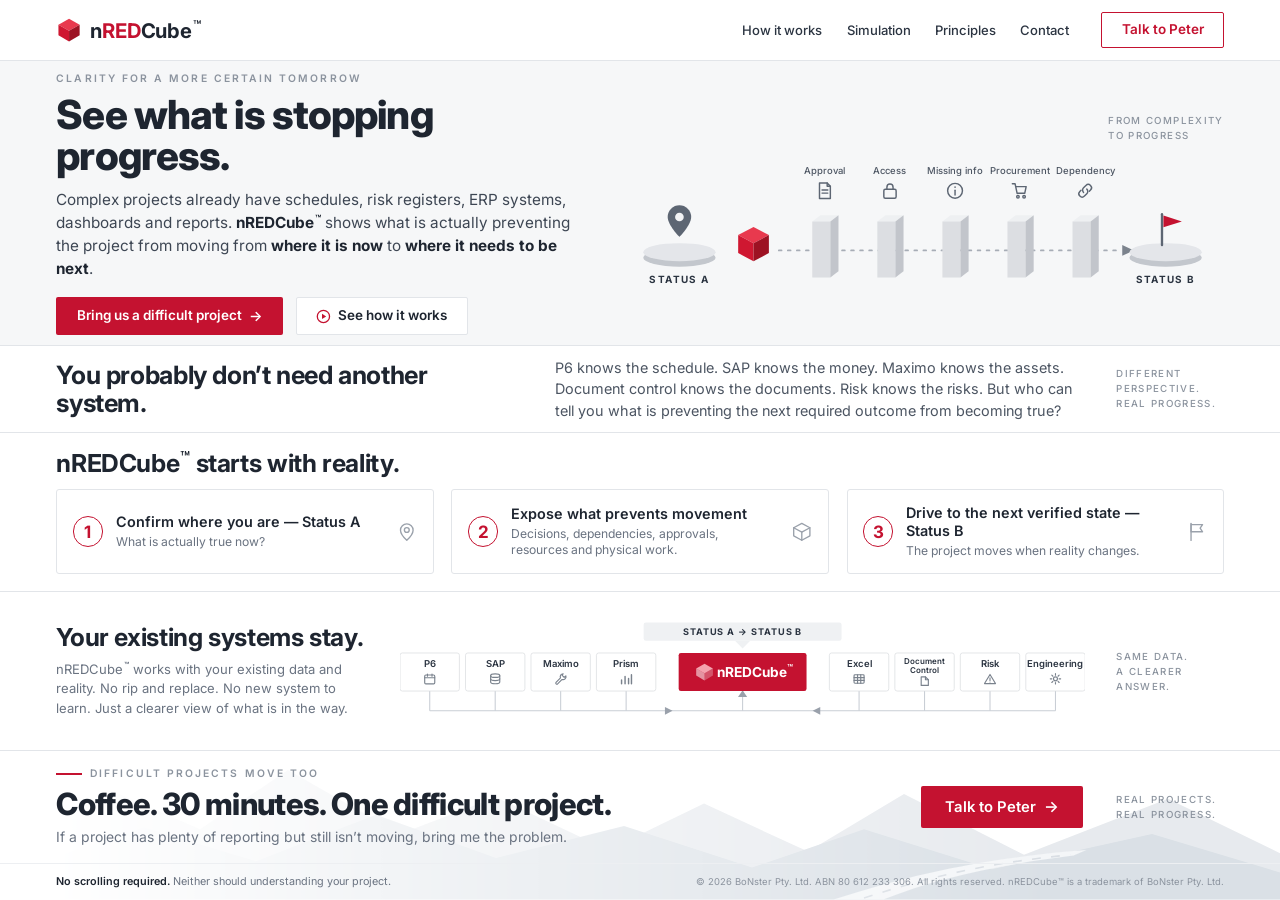
<file: index.html>
<!DOCTYPE html>
<html lang="en">
<head>
<meta charset="UTF-8">
<meta name="viewport" content="width=device-width, initial-scale=1.0">
<title>nREDCube — See what is stopping progress.</title>
<meta name="description" content="nREDCube shows what is actually preventing a complex project from moving from where it is now to where it needs to be next. It works with your existing systems.">
<link rel="icon" href="data:image/svg+xml,%3Csvg xmlns='http://www.w3.org/2000/svg' viewBox='0 0 32 32'%3E%3Cpath d='M16 2 29 9.5 16 17 3 9.5Z' fill='%23e8394e'/%3E%3Cpath d='M3 9.5 16 17v13L3 22.5Z' fill='%23cf1731'/%3E%3Cpath d='M29 9.5 16 17v13l13-7.5Z' fill='%239d1223'/%3E%3C/svg%3E">
<link rel="preconnect" href="https://fonts.googleapis.com">
<link rel="preconnect" href="https://fonts.gstatic.com" crossorigin>
<link href="https://fonts.googleapis.com/css2?family=Inter:wght@400;500;600;700;800&display=swap" rel="stylesheet">
<link rel="stylesheet" href="home.css">
</head>
<body>

<a class="skip-link" href="#reality">Skip to content</a>

<div class="screen">

    <header class="site-header">
        <div class="inner header-inner">

            <a class="logo" href="/" aria-label="nREDCube home">
                <svg class="logo-mark" viewBox="0 0 32 32" aria-hidden="true" focusable="false">
                    <path d="M16 2 29 9.5 16 17 3 9.5Z" fill="#e8394e"/>
                    <path d="M3 9.5 16 17v13L3 22.5Z" fill="#cf1731"/>
                    <path d="M29 9.5 16 17v13l13-7.5Z" fill="#9d1223"/>
                </svg>
                <span class="logo-text">n<span class="logo-accent">RED</span>Cube<sup class="tm">&trade;</sup></span>
            </a>

            <nav class="site-nav" aria-label="Primary">
                <button type="button" class="nav-link js-hiw" data-screen="how-it-works">How it works</button>
                <button type="button" class="nav-link js-sim" data-screen="simulation">Simulation</button>
                <a class="nav-link js-prin" href="/principia/">Principles</a>
                <!-- Reserved for a future Use cases screen; hidden from view and from the tab order. -->
                <a class="nav-link" data-screen="use-cases" href="#systems" hidden>Use cases</a>
                <a class="nav-link" href="mailto:peter.cziel@nredgroup.com.au?subject=nREDCube%20enquiry">Contact</a>
                <a class="btn btn-outline" href="mailto:peter.cziel@nredgroup.com.au?subject=One%20difficult%20project">Talk to Peter</a>
            </nav>

        </div>
    </header>

    <main>

        <!-- ── Hero ───────────────────────────────────────────── -->
        <section class="band band-hero">
            <div class="inner hero-grid">

                <div class="hero-copy">
                    <p class="eyebrow">Clarity for a more certain tomorrow</p>
                    <h1>See what is stopping progress.</h1>
                    <p class="lede">Complex projects already have schedules, risk registers, ERP systems,
                        dashboards and reports. <strong>nREDCube<sup class="tm">&trade;</sup></strong> shows what is actually preventing
                        the project from moving from <strong>where it is now</strong> to
                        <strong>where it needs to be next</strong>.</p>
                    <div class="hero-actions">
                        <a class="btn btn-primary" href="mailto:peter.cziel@nredgroup.com.au?subject=A%20difficult%20project">
                            Bring us a difficult project <span class="btn-arrow" aria-hidden="true">&rarr;</span>
                        </a>
                        <button type="button" class="btn btn-ghost js-hiw" data-screen="how-it-works">
                            <svg class="btn-icon" viewBox="0 0 16 16" aria-hidden="true" focusable="false">
                                <circle cx="8" cy="8" r="6.6" fill="none" stroke="currentColor" stroke-width="1.4"/>
                                <path d="M6.5 5.2 11 8l-4.5 2.8Z" fill="currentColor"/>
                            </svg>
                            See how it works
                        </button>
                    </div>
                </div>

                <div class="hero-visual">
                    <p class="margin-note note-end">From complexity<br>to progress</p>

                    <svg class="flow" viewBox="0 0 660 158" preserveAspectRatio="xMidYMid meet"
                         role="img" aria-labelledby="flowTitle flowDesc">
                        <title id="flowTitle">From Status A to Status B through project resistances</title>
                        <desc id="flowDesc">A red cube leaves the current state, Status A, and travels
                            towards the required state, Status B. Five grey barriers stand in the way,
                            labelled Approval, Access, Missing info, Procurement and Dependency.</desc>

                        <!-- directional path -->
                        <path d="M168 110H548" fill="none" stroke="#a7adb6" stroke-width="2"
                              stroke-linecap="round" stroke-dasharray="3 7"/>
                        <path d="M548 104l13 6-13 6Z" fill="#7c838d"/>

                        <!-- Status A -->
                        <ellipse cx="58" cy="118" rx="40" ry="10" fill="#c3c7cd"/>
                        <ellipse cx="58" cy="112" rx="40" ry="10" fill="#e4e6ea"/>
                        <path d="M58 60a13 13 0 0 1 13 13c0 9-13 22-13 22s-13-13-13-22a13 13 0 0 1 13-13Z" fill="#5d6673"/>
                        <circle cx="58" cy="73" r="4.8" fill="#f2f3f5"/>
                        <text class="svg-cap" x="58" y="146">STATUS A</text>

                        <!-- Status B -->
                        <ellipse cx="596" cy="118" rx="40" ry="10" fill="#c3c7cd"/>
                        <ellipse cx="596" cy="112" rx="40" ry="10" fill="#e4e6ea"/>
                        <path d="M592 70v34" stroke="#5d6673" stroke-width="2.6" stroke-linecap="round"/>
                        <path d="M593.6 71.5 614 78l-20.4 6.5Z" fill="#c41230"/>
                        <text class="svg-cap" x="596" y="146">STATUS B</text>

                        <!-- barriers -->
                        <g class="barriers">
                            <g>
                                <text class="svg-label" x="219" y="26">Approval</text>
                                <g transform="translate(209 34)">
                                    <path d="M4 1.5h8.5L16 5v13.5H4Z"/><path d="M12.5 1.5V5H16"/>
                                    <path d="M6.8 9.2h6.4"/><path d="M6.8 12.6h6.4"/>
                                </g>
                                <path d="M205 78 214 71h20l-9 7Z" fill="#eef0f2"/>
                                <rect x="205" y="78" width="20" height="62" fill="#dcdee2"/>
                                <path d="M225 78 234 71v62l-9 7Z" fill="#c2c5cb"/>
                            </g>
                            <g>
                                <text class="svg-label" x="291" y="26">Access</text>
                                <g transform="translate(281 34)">
                                    <rect x="3.2" y="8.4" width="13.6" height="9.8" rx="1.6"/>
                                    <path d="M6.6 8.4V6a3.4 3.4 0 0 1 6.8 0v2.4"/>
                                </g>
                                <path d="M277 78 286 71h20l-9 7Z" fill="#eef0f2"/>
                                <rect x="277" y="78" width="20" height="62" fill="#dcdee2"/>
                                <path d="M297 78 306 71v62l-9 7Z" fill="#c2c5cb"/>
                            </g>
                            <g>
                                <text class="svg-label" x="363" y="26">Missing info</text>
                                <g transform="translate(353 34)">
                                    <circle cx="10" cy="10" r="8.2"/>
                                    <path d="M10 9.4v5.2"/>
                                    <circle cx="10" cy="6" r="0.9" fill="#5d6673" stroke="none"/>
                                </g>
                                <path d="M349 78 358 71h20l-9 7Z" fill="#eef0f2"/>
                                <rect x="349" y="78" width="20" height="62" fill="#dcdee2"/>
                                <path d="M369 78 378 71v62l-9 7Z" fill="#c2c5cb"/>
                            </g>
                            <g>
                                <text class="svg-label" x="435" y="26">Procurement</text>
                                <g transform="translate(425 34)">
                                    <path d="M1.4 2.2h3l2.3 10.6h8.4l1.6-7.4H5.4"/>
                                    <circle cx="7.6" cy="16.6" r="1.4"/>
                                    <circle cx="14.4" cy="16.6" r="1.4"/>
                                </g>
                                <path d="M421 78 430 71h20l-9 7Z" fill="#eef0f2"/>
                                <rect x="421" y="78" width="20" height="62" fill="#dcdee2"/>
                                <path d="M441 78 450 71v62l-9 7Z" fill="#c2c5cb"/>
                            </g>
                            <g>
                                <text class="svg-label" x="507" y="26">Dependency</text>
                                <g transform="translate(497 34)">
                                    <path d="M8.2 11.8a3.6 3.6 0 0 1 0-5.1l2.6-2.6a3.6 3.6 0 0 1 5.1 5.1l-1.3 1.3"/>
                                    <path d="M11.8 8.2a3.6 3.6 0 0 1 0 5.1l-2.6 2.6a3.6 3.6 0 0 1-5.1-5.1l1.3-1.3"/>
                                </g>
                                <path d="M493 78 502 71h20l-9 7Z" fill="#eef0f2"/>
                                <rect x="493" y="78" width="20" height="62" fill="#dcdee2"/>
                                <path d="M513 78 522 71v62l-9 7Z" fill="#c2c5cb"/>
                            </g>
                        </g>

                        <!-- the cube in motion -->
                        <path d="M140 84 157 93l-17 9-17-9Z" fill="#e8394e"/>
                        <path d="M123 93 140 102v20l-17-9Z" fill="#cf1731"/>
                        <path d="M157 93 140 102v20l17-9Z" fill="#9d1223"/>
                    </svg>
                </div>

            </div>
        </section>

        <!-- ── The question ───────────────────────────────────── -->
        <section class="band band-question">
            <div class="inner question-grid">
                <h2 class="band-title">You probably don&rsquo;t need another system.</h2>
                <p class="question-copy">P6 knows the schedule. SAP knows the money. Maximo knows the assets.
                    Document control knows the documents. Risk knows the risks. But who can tell you what is
                    preventing the next required outcome from becoming true?</p>
                <p class="margin-note">Different<br>perspective.<br>Real progress.</p>
            </div>
        </section>

        <!-- ── Three steps ────────────────────────────────────── -->
        <section class="band band-reality" id="reality" tabindex="-1">
            <div class="inner">
                <h2 class="band-title">nREDCube<sup class="tm">&trade;</sup> starts with reality.</h2>
                <ol class="cards">

                    <li class="card">
                        <span class="card-num" aria-hidden="true">1</span>
                        <div class="card-body">
                            <h3>Confirm where you are &mdash; Status A</h3>
                            <p>What is actually true now?</p>
                        </div>
                        <svg class="card-icon" viewBox="0 0 24 24" aria-hidden="true" focusable="false">
                            <path d="M12 21.5S19 14.8 19 10.2a7 7 0 1 0-14 0c0 4.6 7 11.3 7 11.3Z"/>
                            <circle cx="12" cy="10" r="2.7"/>
                        </svg>
                    </li>

                    <li class="card">
                        <span class="card-num" aria-hidden="true">2</span>
                        <div class="card-body">
                            <h3>Expose what prevents movement</h3>
                            <p>Decisions, dependencies, approvals, resources and physical work.</p>
                        </div>
                        <svg class="card-icon" viewBox="0 0 24 24" aria-hidden="true" focusable="false">
                            <path d="M12 2.6 21 7.5 12 12.4 3 7.5Z"/>
                            <path d="M3 7.5v9L12 21.4v-9"/>
                            <path d="M21 7.5v9L12 21.4"/>
                        </svg>
                    </li>

                    <li class="card">
                        <span class="card-num" aria-hidden="true">3</span>
                        <div class="card-body">
                            <h3>Drive to the next verified state &mdash; Status B</h3>
                            <p>The project moves when reality changes.</p>
                        </div>
                        <svg class="card-icon" viewBox="0 0 24 24" aria-hidden="true" focusable="false">
                            <path d="M5.6 21.6V2.6"/>
                            <path d="M5.6 4h12.8l-2.7 4 2.7 4H5.6Z"/>
                        </svg>
                    </li>

                </ol>
            </div>
        </section>

        <!-- ── Existing systems ───────────────────────────────── -->
        <section class="band band-systems" id="systems" tabindex="-1">
            <div class="inner systems-grid">

                <div class="systems-copy">
                    <h2 class="band-title">Your existing systems stay.</h2>
                    <p>nREDCube<sup class="tm">&trade;</sup> works with your existing data and reality. No rip and replace.
                        No new system to learn. Just a clearer view of what is in the way.</p>
                </div>

                <div class="systems-visual">
                    <svg class="systems-map" viewBox="0 0 900 132" preserveAspectRatio="xMidYMid meet"
                         role="img" aria-labelledby="sysTitle sysDesc">
                        <title id="sysTitle">nREDCube sits across the systems you already run</title>
                        <desc id="sysDesc">P6, SAP, Maximo, Prism, Excel, Document Control, Risk and
                            Engineering all feed into nREDCube, which answers what is needed to move
                            from Status A to Status B.</desc>

                        <!-- status label -->
                        <rect x="320" y="2" width="260" height="24" rx="3" fill="#eff1f3"/>
                        <text class="svg-status" x="450" y="18">STATUS A &#8594; STATUS B</text>
                        <path d="M440 26h20l-10 10Z" fill="#eff1f3"/>

                        <!-- wiring -->
                        <g class="wires">
                            <path d="M39 92v26M125 92v26M211 92v26M297 92v26"/>
                            <path d="M603 92v26M689 92v26M775 92v26M861 92v26"/>
                            <path d="M39 118h822"/>
                            <path d="M450 118v-18"/>
                        </g>
                        <path d="M444 100l6-9 6 9Z" fill="#9aa1ab"/>
                        <path d="M348 113l10 5-10 5Z" fill="#9aa1ab"/>
                        <path d="M552 113l-10 5 10 5Z" fill="#9aa1ab"/>

                        <!-- left systems -->
                        <g class="sys-box">
                            <rect x="0" y="42" width="78" height="50" rx="3"/>
                            <text class="svg-sys" x="39" y="61">P6</text>
                            <g class="sys-ico" transform="translate(31 68)">
                                <rect x="1.4" y="3" width="13.2" height="11.6" rx="1.5"/>
                                <path d="M1.4 6.6h13.2"/><path d="M5 1.6v3"/><path d="M11 1.6v3"/>
                            </g>
                        </g>
                        <g class="sys-box">
                            <rect x="86" y="42" width="78" height="50" rx="3"/>
                            <text class="svg-sys" x="125" y="61">SAP</text>
                            <g class="sys-ico" transform="translate(117 68)">
                                <ellipse cx="8" cy="3.8" rx="6" ry="2.3"/>
                                <path d="M2 3.8v8.4c0 1.3 2.7 2.3 6 2.3s6-1 6-2.3V3.8"/>
                                <path d="M2 8c0 1.3 2.7 2.3 6 2.3s6-1 6-2.3"/>
                            </g>
                        </g>
                        <g class="sys-box">
                            <rect x="172" y="42" width="78" height="50" rx="3"/>
                            <text class="svg-sys" x="211" y="61">Maximo</text>
                            <g class="sys-ico" transform="translate(203 68)">
                                <path d="M11.2 1.3a3.9 3.9 0 0 0-3.4 5.5L1.9 12.6a1.5 1.5 0 0 0 2.1 2.1l5.9-5.9a3.9 3.9 0 0 0 5-4.7L12.6 6.1 10 3.5Z"/>
                            </g>
                        </g>
                        <g class="sys-box">
                            <rect x="258" y="42" width="78" height="50" rx="3"/>
                            <text class="svg-sys" x="297" y="61">Prism</text>
                            <g class="sys-ico sys-ico-bars" transform="translate(289 68)">
                                <path d="M2 14.4V9.4M6.6 14.4V5M11.2 14.4V7.6M15 14.4V2.6"/>
                            </g>
                        </g>

                        <!-- nREDCube -->
                        <rect x="366" y="42" width="168" height="50" rx="3" fill="#c41230"/>
                        <g transform="translate(389 56)">
                            <path d="M11 0 22 6.4 11 12.8 0 6.4Z" fill="#f4a3ae"/>
                            <path d="M0 6.4 11 12.8V22L0 15.6Z" fill="#ffffff" opacity="0.55"/>
                            <path d="M22 6.4 11 12.8V22l11-6.4Z" fill="#ffffff" opacity="0.28"/>
                        </g>
                        <text class="svg-brand" x="417" y="73">nREDCube<tspan class="svg-tm" dy="-7">&#8482;</tspan></text>

                        <!-- right systems -->
                        <g class="sys-box">
                            <rect x="564" y="42" width="78" height="50" rx="3"/>
                            <text class="svg-sys" x="603" y="61">Excel</text>
                            <g class="sys-ico" transform="translate(595 68)">
                                <rect x="1.4" y="2.6" width="13.2" height="11.2" rx="1.2"/>
                                <path d="M1.4 6.4h13.2M1.4 10h13.2M6 2.6v11.2M10.2 2.6v11.2"/>
                            </g>
                        </g>
                        <g class="sys-box">
                            <rect x="650" y="42" width="78" height="50" rx="3"/>
                            <text class="svg-sys svg-sys-sm" x="689" y="57">Document</text>
                            <text class="svg-sys svg-sys-sm" x="689" y="68">Control</text>
                            <g class="sys-ico" transform="translate(682 72)">
                                <path d="M2.6 1.4h5.6l3.8 3.8v7.4H2.6Z"/>
                                <path d="M8.2 1.4v3.8H12"/>
                            </g>
                        </g>
                        <g class="sys-box">
                            <rect x="736" y="42" width="78" height="50" rx="3"/>
                            <text class="svg-sys" x="775" y="61">Risk</text>
                            <g class="sys-ico" transform="translate(767 68)">
                                <path d="M8 2.2 15.2 14.2H0.8Z"/>
                                <path d="M8 6.8v3.4"/>
                                <circle cx="8" cy="12.2" r="0.75" fill="#7a828d" stroke="none"/>
                            </g>
                        </g>
                        <g class="sys-box">
                            <rect x="822" y="42" width="78" height="50" rx="3"/>
                            <text class="svg-sys" x="861" y="61">Engineering</text>
                            <g class="sys-ico" transform="translate(853 68)">
                                <circle cx="8" cy="8" r="2.6"/>
                                <path d="M8 1.2v2M8 12.8v2M1.2 8h2M12.8 8h2M3.2 3.2l1.4 1.4M11.4 11.4l1.4 1.4M12.8 3.2l-1.4 1.4M4.6 11.4l-1.4 1.4"/>
                            </g>
                        </g>
                    </svg>
                </div>

                <p class="margin-note">Same data.<br>A clearer<br>answer.</p>

            </div>
        </section>

        <!-- ── Call to action ─────────────────────────────────── -->
        <section class="band band-cta">

            <svg class="cta-landscape" viewBox="0 0 1600 260" preserveAspectRatio="xMaxYMax slice"
                 aria-hidden="true" focusable="false">
                <defs>
                    <linearGradient id="ctaFade" x1="0" y1="0" x2="1" y2="0">
                        <stop offset="0.04" stop-color="#fff" stop-opacity="0"/>
                        <stop offset="0.42" stop-color="#fff" stop-opacity="0.5"/>
                        <stop offset="0.82" stop-color="#fff" stop-opacity="1"/>
                    </linearGradient>
                    <mask id="ctaMask"><rect width="1600" height="260" fill="url(#ctaFade)"/></mask>
                </defs>
                <g mask="url(#ctaMask)">
                    <path d="M0 196 140 124l110 48 110-74 140 80 120-46 140 66 120-58 130 60 120-72 150 76 180-70 140 68v152H0Z" fill="#e7eaee"/>
                    <path d="M0 230 180 170l140 42 150-58 150 54 160-40 160 52 140-48 160 50 200-44 160 48v180H0Z" fill="#dae0e6"/>
                    <path d="M1042 260c104-34 188-50 292-60l24-2-16 7c-96 12-172 28-238 55Z" fill="#f4f6f8"/>
                    <path d="M1080 258c92-30 166-45 258-54" fill="none" stroke="#d9dee4" stroke-width="2" stroke-dasharray="11 13"/>
                </g>
            </svg>

            <div class="inner cta-grid">
                <div class="cta-copy">
                    <p class="eyebrow eyebrow-rule">Difficult projects move too</p>
                    <h2>Coffee. 30 minutes. One difficult project.</h2>
                    <p class="cta-line">If a project has plenty of reporting but still isn&rsquo;t moving,
                        bring me the problem.</p>
                </div>
                <div class="cta-action">
                    <a class="btn btn-primary btn-lg" href="mailto:peter.cziel@nredgroup.com.au?subject=Coffee%20%E2%80%94%20one%20difficult%20project">
                        Talk to Peter <span class="btn-arrow" aria-hidden="true">&rarr;</span>
                    </a>
                </div>
                <p class="margin-note">Real projects.<br>Real progress.</p>
            </div>

            <div class="inner site-foot">
                <p class="brand-line"><strong>No scrolling required.</strong>
                    Neither should understanding your project.</p>
                <p class="copyright">&copy; <span id="year">2026</span> BoNster Pty. Ltd.
                    ABN 80 612 233 306. All rights reserved. nREDCube&trade; is a trademark of BoNster Pty. Ltd.</p>
            </div>

        </section>

    </main>
</div>

<!-- ══ How it works — looping four-stage popup ══════════════════ -->
<div class="hiw-overlay" id="hiw" aria-hidden="true">
    <div class="hiw-panel" role="dialog" aria-modal="true" aria-label="How nREDCube works" data-stage="1">

        <header class="hiw-head">
            <button type="button" class="hiw-home" aria-label="Close and return to the home page">
                <svg class="logo-mark" viewBox="0 0 32 32" aria-hidden="true" focusable="false">
                    <path d="M16 2 29 9.5 16 17 3 9.5Z" fill="#e8394e"/>
                    <path d="M3 9.5 16 17v13L3 22.5Z" fill="#cf1731"/>
                    <path d="M29 9.5 16 17v13l13-7.5Z" fill="#9d1223"/>
                </svg>
                <span class="logo-text">n<span class="logo-accent">RED</span>Cube<sup class="tm">&trade;</sup></span>
            </button>

            <div class="hiw-tools">
                <p class="hiw-count">How it works <span id="hiwCount">1</span>&thinsp;/&thinsp;4</p>
                <button type="button" class="hiw-btn js-hiw-toggle" data-state="playing" aria-label="Pause">
                    <svg viewBox="0 0 16 16" aria-hidden="true" focusable="false">
                        <path class="ic-pause" d="M4 2h3.2v12H4zM8.8 2H12v12H8.8z"/>
                        <path class="ic-play" d="M4 2l10 6-10 6z"/>
                    </svg>
                </button>
                <button type="button" class="hiw-btn" id="hiwClose" aria-label="Close">
                    <svg viewBox="0 0 16 16" aria-hidden="true" focusable="false">
                        <path d="M3.4 2.3 8 6.9l4.6-4.6 1.1 1.1L9.1 8l4.6 4.6-1.1 1.1L8 9.1l-4.6 4.6-1.1-1.1L6.9 8 2.3 3.4z"/>
                    </svg>
                </button>
            </div>
        </header>

        <div class="hiw-body">

            <div class="hiw-left">
                <div class="hiw-stage is-on" data-for="1">
                    <svg class="hiw-face" viewBox="0 0 200 200" aria-hidden="true" focusable="false">
                        <circle cx="100" cy="100" r="86"/>
                        <path d="M63 85C69 77 78 77 85 84"/><path d="M137 85C131 77 122 77 115 84"/>
                        <path d="M68 136C82 114 118 114 132 136"/>
                    </svg>
                    <p class="hiw-stage-label">Stage 1 &mdash; Worried</p>
                    <h2>We know something is not moving.</h2>
                    <p class="hiw-copy">Schedules, dashboards and reports exist.<br>
                        But the real blockage is still unclear.</p>
                </div>

                <div class="hiw-stage" data-for="2">
                    <svg class="hiw-face" viewBox="0 0 200 200" aria-hidden="true" focusable="false">
                        <circle cx="100" cy="100" r="86"/>
                        <path d="M58 70C68 58 84 58 92 68"/>
                        <path d="M66 92C72 84 82 84 88 92"/><path d="M114 90C120 82 130 82 136 90"/>
                        <path d="M70 132C88 144 114 138 130 124"/>
                    </svg>
                    <p class="hiw-stage-label">Stage 2 &mdash; Curious</p>
                    <h2>Now we can see what is in the way.</h2>
                    <p class="hiw-copy">nREDCube<sup class="tm">&trade;</sup> exposes the resistances between<br>
                        today&rsquo;s verified state and the next required state.</p>
                </div>

                <div class="hiw-stage" data-for="3">
                    <svg class="hiw-face" viewBox="0 0 200 200" aria-hidden="true" focusable="false">
                        <circle cx="100" cy="100" r="86"/>
                        <path d="M64 90C70 80 80 80 86 90"/><path d="M114 90C120 80 130 80 136 90"/>
                        <path d="M68 124C82 142 118 142 132 124"/>
                    </svg>
                    <p class="hiw-stage-label">Stage 3 &mdash; Hopeful</p>
                    <h2>There is a structured path forward.</h2>
                    <p class="hiw-copy">People, existing systems and AI tools assist.<br>
                        USCMS provides the problem-solving logic.</p>
                </div>

                <div class="hiw-stage" data-for="4">
                    <svg class="hiw-face" viewBox="0 0 200 200" aria-hidden="true" focusable="false">
                        <circle cx="100" cy="100" r="86"/>
                        <path d="M60 90C68 76 82 76 90 90"/><path d="M110 90C118 76 132 76 140 90"/>
                        <path d="M62 118C80 148 120 148 138 118"/>
                    </svg>
                    <p class="hiw-stage-label">Stage 4 &mdash; Happy / In control</p>
                    <h2>The required state is now real.</h2>
                    <p class="hiw-copy">Verified Status B. Progress is a change in
                        reality &mdash; not another report.</p>
                </div>
            </div>

            <div class="hiw-right">
                <svg class="hiw-flow" viewBox="0 0 1180 270" preserveAspectRatio="xMidYMid meet"
                     role="img" aria-label="A red cube travelling from Status A to Status B past five resistances">

                    <ellipse cx="100" cy="214" rx="86" ry="13" fill="#000" opacity=".05"/>
                    <ellipse cx="100" cy="200" rx="78" ry="24" fill="#b9c0c9"/>
                    <path d="M22 182V200A78 24 0 0 0 178 200V182Z" fill="#c8cfd7"/>
                    <ellipse cx="100" cy="182" rx="78" ry="24" fill="#dde2e8"/>

                    <ellipse cx="1055" cy="214" rx="86" ry="13" fill="#000" opacity=".05"/>
                    <ellipse cx="1055" cy="200" rx="78" ry="24" fill="#b9c0c9"/>
                    <path d="M977 182V200A78 24 0 0 0 1133 200V182Z" fill="#c8cfd7"/>
                    <ellipse cx="1055" cy="182" rx="78" ry="24" fill="#dde2e8"/>

                    <path d="M178 155H977" fill="none" stroke="#9aa3ad" stroke-width="4" stroke-dasharray="12 12"/>
                    <path class="hiw-progress" d="M178 155H977" pathLength="100"/>

                    <path d="M100 95a26 26 0 0 1 26 26c0 18-26 57-26 57s-26-39-26-57a26 26 0 0 1 26-26Z" fill="#9aa3ad"/>
                    <circle cx="100" cy="121" r="10" fill="#fff"/>

                    <path d="M1050 78V172" stroke="#141c2b" stroke-width="5" stroke-linecap="round"/>
                    <path d="M1053 79 1108 96 1053 113Z" fill="#c41230"/>

                    <g class="hiw-barrier hiw-b1">
                        <rect class="hiw-pill" x="254" y="44" width="92" height="11" rx="5.5"/>
                        <text class="hiw-blabel" x="300" y="30">Approval</text>
                        <g class="hiw-slab">
                            <path class="slab-top"   d="M266 82 284 62h52l-18 20Z"/>
                            <path class="slab-front" d="M266 82h52v118h-52Z"/>
                            <path class="slab-side"  d="M318 82 336 62v118l-18 20Z"/>
                        </g>
                    </g>
                    <g class="hiw-barrier hiw-b2">
                        <rect class="hiw-pill" x="409" y="44" width="92" height="11" rx="5.5"/>
                        <text class="hiw-blabel" x="455" y="30">Access</text>
                        <g class="hiw-slab">
                            <path class="slab-top"   d="M421 82 439 62h52l-18 20Z"/>
                            <path class="slab-front" d="M421 82h52v118h-52Z"/>
                            <path class="slab-side"  d="M473 82 491 62v118l-18 20Z"/>
                        </g>
                    </g>
                    <g class="hiw-barrier hiw-b3">
                        <rect class="hiw-pill" x="564" y="44" width="92" height="11" rx="5.5"/>
                        <text class="hiw-blabel" x="610" y="30">Missing info</text>
                        <g class="hiw-slab">
                            <path class="slab-top"   d="M576 82 594 62h52l-18 20Z"/>
                            <path class="slab-front" d="M576 82h52v118h-52Z"/>
                            <path class="slab-side"  d="M628 82 646 62v118l-18 20Z"/>
                        </g>
                    </g>
                    <g class="hiw-barrier hiw-b4">
                        <rect class="hiw-pill" x="719" y="44" width="92" height="11" rx="5.5"/>
                        <text class="hiw-blabel" x="765" y="30">Procurement</text>
                        <g class="hiw-slab">
                            <path class="slab-top"   d="M731 82 749 62h52l-18 20Z"/>
                            <path class="slab-front" d="M731 82h52v118h-52Z"/>
                            <path class="slab-side"  d="M783 82 801 62v118l-18 20Z"/>
                        </g>
                    </g>
                    <g class="hiw-barrier hiw-b5">
                        <rect class="hiw-pill" x="874" y="44" width="92" height="11" rx="5.5"/>
                        <text class="hiw-blabel" x="920" y="30">Dependency</text>
                        <g class="hiw-slab">
                            <path class="slab-top"   d="M886 82 904 62h52l-18 20Z"/>
                            <path class="slab-front" d="M886 82h52v118h-52Z"/>
                            <path class="slab-side"  d="M938 82 956 62v118l-18 20Z"/>
                        </g>
                    </g>

                    <g class="hiw-cube">
                        <path class="hiw-cube-arrow" d="M42 -15 76 0 42 15Z" fill="#c41230"/>
                        <path d="M0 -32 30 -16 0 0-30-16Z" fill="#e8394e"/>
                        <path d="M-30-16 0 0v34l-30-16Z" fill="#cf1731"/>
                        <path d="M30-16 0 0v34l30-16Z" fill="#9d1223"/>
                    </g>

                    <text class="hiw-status" x="100" y="248">STATUS A</text>
                    <text class="hiw-status" x="1055" y="248">STATUS B</text>
                </svg>

                <div class="hiw-notes">
                    <p class="hiw-note"><b>AI = tool</b><span>speed &bull; pattern finding &bull; analysis</span></p>
                    <p class="hiw-note hiw-note-red"><b>USCMS = methodology</b><span>vision &bull; strategy &bull; governing logic</span></p>
                </div>

                <div class="hiw-nav">
                    <button type="button" class="hiw-navbtn" data-step="-1">
                        <span aria-hidden="true">&larr;</span> Back
                    </button>
                    <button type="button" class="hiw-btn js-hiw-toggle"
                            data-state="playing" aria-label="Pause">
                        <svg viewBox="0 0 16 16" aria-hidden="true" focusable="false">
                            <path class="ic-pause" d="M4 2h3.2v12H4zM8.8 2H12v12H8.8z"/>
                            <path class="ic-play" d="M4 2l10 6-10 6z"/>
                        </svg>
                    </button>
                    <button type="button" class="hiw-navbtn" data-step="1">
                        Next <span aria-hidden="true">&rarr;</span>
                    </button>
                </div>
            </div>

        </div>

        <footer class="hiw-foot">
            <ol class="hiw-steps">
                <li><button type="button" data-goto="1"><span class="hiw-dot"></span><span class="lbl">Worried</span></button></li>
                <li><button type="button" data-goto="2"><span class="hiw-dot"></span><span class="lbl">Curious</span></button></li>
                <li><button type="button" data-goto="3"><span class="hiw-dot"></span><span class="lbl">Hopeful</span></button></li>
                <li><button type="button" data-goto="4"><span class="hiw-dot"></span><span class="lbl">Happy</span></button></li>
            </ol>
            <p class="hiw-tag">No scrolling required. <em>Neither should understanding your project.</em></p>
            <p class="hiw-sig">nREDCube<sup class="tm">&trade;</sup> &bull; USCMS</p>
        </footer>

    </div>
</div>

<!-- ══ Simulation — same scope, different resistance ═════════════ -->
<div class="sim-overlay" id="simulation" aria-hidden="true">
    <div class="sim-panel" role="dialog" aria-modal="true" aria-label="nREDCube project flow simulation">

        <header class="hiw-head">
            <button type="button" class="hiw-home sim-home" aria-label="Close simulation and return to the home page">
                <svg class="logo-mark" viewBox="0 0 32 32" aria-hidden="true" focusable="false">
                    <path d="M16 2 29 9.5 16 17 3 9.5Z" fill="#e8394e"/>
                    <path d="M3 9.5 16 17v13L3 22.5Z" fill="#cf1731"/>
                    <path d="M29 9.5 16 17v13l13-7.5Z" fill="#9d1223"/>
                </svg>
                <span class="logo-text">n<span class="logo-accent">RED</span>Cube<sup class="tm">&trade;</sup></span>
            </button>

            <div class="hiw-tools">
                <p class="hiw-count">Simulation</p>
                <button type="button" class="hiw-btn" id="simClose" aria-label="Close">
                    <svg viewBox="0 0 16 16" aria-hidden="true" focusable="false">
                        <path d="M3.4 2.3 8 6.9l4.6-4.6 1.1 1.1L9.1 8l4.6 4.6-1.1 1.1L8 9.1l-4.6 4.6-1.1-1.1L6.9 8 2.3 3.4z"/>
                    </svg>
                </button>
            </div>
        </header>

        <div class="sim-body">
            <div class="sim-stage-scroll">
                <canvas id="simCanvas" class="sim-stage" width="855" height="775" role="img"
                    aria-label="Two animated weekly grids. Conventional delivery fills all 52 weeks. nREDCube flow reaches the same outcome in 32 weeks because the surplus effort burns off before it lands."></canvas>
            </div>
        </div>

        <footer class="sim-foot">
            <p><strong>Same required physical scope.</strong> Different resistance to progress. Different time to Status B.</p>
            <button type="button" class="sim-replay" id="simReplay">Replay</button>
        </footer>

    </div>
</div>

<!-- ══ PRINCIPIA — the canonical document, shown in a popup ══════ -->
<div class="prin-overlay" id="principia" aria-hidden="true">
    <div class="prin-panel" role="dialog" aria-modal="true" aria-label="nREDCube PRINCIPIA">

        <header class="hiw-head">
            <button type="button" class="hiw-home prin-home" aria-label="Close and return to the home page">
                <svg class="logo-mark" viewBox="0 0 32 32" aria-hidden="true" focusable="false">
                    <path d="M16 2 29 9.5 16 17 3 9.5Z" fill="#e8394e"/>
                    <path d="M3 9.5 16 17v13L3 22.5Z" fill="#cf1731"/>
                    <path d="M29 9.5 16 17v13l13-7.5Z" fill="#9d1223"/>
                </svg>
                <span class="logo-text">n<span class="logo-accent">RED</span>Cube<sup class="tm">&trade;</sup></span>
            </button>

            <div class="hiw-tools">
                <p class="hiw-count">Principles</p>
                <button type="button" class="hiw-btn" id="prinClose" aria-label="Close">
                    <svg viewBox="0 0 16 16" aria-hidden="true" focusable="false">
                        <path d="M3.4 2.3 8 6.9l4.6-4.6 1.1 1.1L9.1 8l4.6 4.6-1.1 1.1L8 9.1l-4.6 4.6-1.1-1.1L6.9 8 2.3 3.4z"/>
                    </svg>
                </button>
            </div>
        </header>

        <div class="prin-body">
            <iframe id="prinFrame" class="prin-frame" title="nREDCube PRINCIPIA"></iframe>
        </div>

    </div>
</div>

<script>
    document.getElementById('year').textContent = new Date().getFullYear();

    (function () {
        var overlay  = document.getElementById('hiw');
        var panel    = overlay.querySelector('.hiw-panel');
        var countEl  = document.getElementById('hiwCount');
        var toggleEls = overlay.querySelectorAll('.js-hiw-toggle');
        var closeEl  = document.getElementById('hiwClose');
        var homeEl   = overlay.querySelector('.hiw-home');
        var stages   = overlay.querySelectorAll('.hiw-stage');
        var screenEl = document.querySelector('.screen');

        var TOTAL = 4, DWELL = 6000;
        var current = 1, timer = null, paused = false, opener = null;
        var calm = window.matchMedia('(prefers-reduced-motion: reduce)').matches;

        function render() {
            panel.setAttribute('data-stage', current);
            countEl.textContent = current;
            stages.forEach(function (s) {
                s.classList.toggle('is-on', Number(s.dataset.for) === current);
            });
        }

        function stop() { if (timer) { clearInterval(timer); timer = null; } }

        function restart() {
            stop();
            if (!paused) timer = setInterval(function () { go(current + 1); }, DWELL);
        }

        function go(n) { current = ((n - 1 + TOTAL) % TOTAL) + 1; render(); restart(); }

        function setPaused(state) {
            paused = state;
            toggleEls.forEach(function (t) {
                t.setAttribute('data-state', state ? 'paused' : 'playing');
                t.setAttribute('aria-label', state ? 'Play' : 'Pause');
            });
            if (state) stop(); else restart();
        }

        function open() {
            opener = document.activeElement;
            overlay.classList.add('is-open');
            overlay.removeAttribute('aria-hidden');
            if (screenEl) screenEl.setAttribute('inert', '');
            document.body.classList.add('hiw-lock');
            current = 1;
            render();
            setPaused(calm);
            closeEl.focus();
            document.addEventListener('keydown', onKey);
        }

        function close() {
            stop();
            overlay.classList.remove('is-open');
            overlay.setAttribute('aria-hidden', 'true');
            if (screenEl) screenEl.removeAttribute('inert');
            document.body.classList.remove('hiw-lock');
            document.removeEventListener('keydown', onKey);
            if (opener && opener.focus) opener.focus();
        }

        function onKey(e) {
            if (e.key === 'Escape')     { close(); }
            else if (e.key === 'ArrowRight') { go(current + 1); }
            else if (e.key === 'ArrowLeft')  { go(current - 1); }
            else if (e.key === ' ')     { e.preventDefault(); setPaused(!paused); }
            else if (e.key === 'Tab')   { trap(e); }
        }

        function trap(e) {
            var f = panel.querySelectorAll('button');
            var first = f[0], last = f[f.length - 1];
            if (e.shiftKey && document.activeElement === first) { e.preventDefault(); last.focus(); }
            else if (!e.shiftKey && document.activeElement === last) { e.preventDefault(); first.focus(); }
        }

        document.querySelectorAll('.js-hiw').forEach(function (t) {
            t.addEventListener('click', function (e) { e.preventDefault(); open(); });
        });
        overlay.querySelectorAll('[data-goto]').forEach(function (b) {
            b.addEventListener('click', function () { go(Number(b.dataset.goto)); });
        });
        overlay.querySelectorAll('[data-step]').forEach(function (b) {
            b.addEventListener('click', function () { go(current + Number(b.dataset.step)); });
        });
        closeEl.addEventListener('click', close);
        homeEl.addEventListener('click', close);
        toggleEls.forEach(function (t) {
            t.addEventListener('click', function () { setPaused(!paused); });
        });
        overlay.addEventListener('mousedown', function (e) { if (e.target === overlay) close(); });
    })();


    (function () {
        var overlay = document.getElementById('simulation');
        var panel = overlay.querySelector('.sim-panel');
        var canvas = document.getElementById('simCanvas');
        var closeEl = document.getElementById('simClose');
        var homeEl = overlay.querySelector('.sim-home');
        var replayEl = document.getElementById('simReplay');
        var screenEl = document.querySelector('.screen');
        var opener = null;
        var frame = 0;

        var COLS = 20;
        var ROWS = 52;
        var SCOPE_ROWS = 32;
        var CELL = 10;
        var CUBE = 8.4;
        var GRID_TOP = 88;
        var GRID_BOTTOM = GRID_TOP + ROWS * CELL;
        var LEFT_X = 80;
        var RIGHT_X = 440;
        var WIDTH = 684;
        var HEIGHT = 620;
        var SCENE_SCALE = 1.25;
        var DISPLAY_WIDTH = WIDTH * SCENE_SCALE;
        var DISPLAY_HEIGHT = HEIGHT * SCENE_SCALE;
        /* Conventional delivery fills every week. nREDCube reaches the same
           outcome in SCOPE_ROWS weeks: the surplus burns off mid-fall. */
        var TOTAL_CUBES = COLS * ROWS;
        var KEPT_CUBES = COLS * SCOPE_ROWS;
        var WASTE_CUBES = TOTAL_CUBES - KEPT_CUBES;

        /* Single pacing knob. Raise to slow the whole simulation down. */
        var TIME_SCALE = 1.5;
        var LEFT_END_SECONDS = 15 * TIME_SCALE;
        /* Derived, so the 52:32 ratio can never drift out of step. */
        var RIGHT_END_SECONDS = LEFT_END_SECONDS * (SCOPE_ROWS / ROWS);
        var LANDING_CUE_SECONDS = 0.22;
        var BURST_SECONDS = 0.5 * TIME_SCALE;
        var BURST_PARTICLES = 10;
        /* Burn the surplus off inside the grid, in the band the conventional
           side is still filling — between week 32 and week 52. */
        var BURST_Y_TOP = GRID_TOP + CELL;
        var BURST_Y_BOTTOM = GRID_BOTTOM - (SCOPE_ROWS + 1) * CELL;
        var FALL_SPEED_RATIO = 0.5;
        var FALL_DURATION_SCALE = (SCENE_SCALE / FALL_SPEED_RATIO) * TIME_SCALE;
        var BASE_FALL_SECONDS = 0.52;
        var FALL_VARIANCE_SECONDS = 0.42;
        var MAX_FALL_SECONDS = (BASE_FALL_SECONDS + FALL_VARIANCE_SECONDS) * FALL_DURATION_SCALE;
        var FIRST_BIRTH_SECONDS = 0.04;
        var MARKERS = [52, 48, 40, 32, 24, 16, 8, 1];
        /* The payoff, revealed line by line once the right grid tops out. */
        var CLAIM_START = RIGHT_END_SECONDS + 0.9 * TIME_SCALE;
        var CLAIM_STEP = 0.42 * TIME_SCALE;
        var CLAIM_BIG_LINE = 21;
        var CLAIM_SMALL_LINE = 17;
        var CLAIM_GAP = 13;
        var CLAIMS = [
            { text: 'LOWER COST', big: true },
            { text: 'LOWER STRESS', big: true },
            { text: 'LOWER RISK', big: true },
            { text: 'FASTER DELIVERY', big: true },
            { text: 'SAME OR BETTER', big: true, gapBefore: true },
            { text: 'Safety Record', big: false },
            { text: 'Quality', big: false }
        ];
        var palette = ['#69757a', '#7c888d', '#909a9e', '#a4adb0', '#b8c0c2'];
        var leftCubes = createLeftTimeline();
        var rightCubes = createRightTimeline();
        var background = null;

        function seeded(seed) {
            var value = Math.sin(seed * 12.9898 + 78.233) * 43758.5453;
            return value - Math.floor(value);
        }

        function noise(seed) {
            var value = Math.sin(seed * 91.733 + 17.19) * 43758.5453;
            return value - Math.floor(value);
        }

        function fallDuration(id) {
            return (BASE_FALL_SECONDS + seeded(id + 3) * FALL_VARIANCE_SECONDS) * FALL_DURATION_SCALE;
        }

        function makeLandingCube(id, row, col, landAt) {
            var duration = fallDuration(id);
            return {
                id: id,
                row: row,
                targetRow: row,
                col: col,
                bornAt: landAt - duration,
                landAt: landAt,
                spawnY: -12 - seeded(id + 31) * 50,
                color: Math.floor(seeded(id + 67) * 5)
            };
        }

        /* When does this cube's fall carry it past height y? Inverts the
           easeIn curve used by cubePosition. */
        function timeAtHeight(cube, y) {
            var targetY = GRID_BOTTOM - (cube.targetRow + 1) * CELL + (CELL - CUBE) / 2;
            var span = targetY - cube.spawnY;
            if (span <= 0) return cube.landAt;
            var reached = Math.max(0, Math.min(1, (y - cube.spawnY) / span));
            return cube.bornAt + Math.pow(reached, 1 / 3) * (cube.landAt - cube.bornAt);
        }

        function landingSchedule(index, endSeconds) {
            var firstLanding = MAX_FALL_SECONDS + FIRST_BIRTH_SECONDS;
            var lastLanding = endSeconds - LANDING_CUE_SECONDS;
            return firstLanding + (index / (TOTAL_CUBES - 1)) * (lastLanding - firstLanding);
        }

        /* Every week gets filled — no gaps. */
        function createLeftTimeline() {
            var cubes = [];
            for (var row = 0; row < ROWS; row += 1) {
                for (var offset = 0; offset < COLS; offset += 1) {
                    var id = row * COLS + offset;
                    var col = (offset * 7 + row * 3) % COLS;
                    cubes.push(makeLandingCube(id, row, col, landingSchedule(id, LEFT_END_SECONDS)));
                }
            }
            return cubes;
        }

        /* The same stream arrives, but WASTE_CUBES of them burn off before
           landing, so the stack tops out at SCOPE_ROWS instead of ROWS. */
        function createRightTimeline() {
            var cubes = [];
            var kept = 0;
            for (var id = 0; id < TOTAL_CUBES; id += 1) {
                var row = Math.floor(kept / COLS);
                var offset = kept % COLS;
                var col = (offset * 7 + row * 3) % COLS;
                var cube = makeLandingCube(id, row, col, landingSchedule(id, RIGHT_END_SECONDS));
                /* Spread the waste evenly through the stream rather than
                   bunching it, so the burn-off reads as continuous. */
                if (((id * WASTE_CUBES) % TOTAL_CUBES) < WASTE_CUBES) {
                    cube.doomed = true;
                    cube.dieAt = timeAtHeight(cube,
                        BURST_Y_TOP + seeded(id + 11) * (BURST_Y_BOTTOM - BURST_Y_TOP));
                } else {
                    kept += 1;
                }
                cubes.push(cube);
            }
            return cubes;
        }

        function roundedSquare(context, x, y, size, radius) {
            var r = Math.min(radius, size / 2);
            context.beginPath();
            context.moveTo(x + r, y);
            context.lineTo(x + size - r, y);
            context.quadraticCurveTo(x + size, y, x + size, y + r);
            context.lineTo(x + size, y + size - r);
            context.quadraticCurveTo(x + size, y + size, x + size - r, y + size);
            context.lineTo(x + r, y + size);
            context.quadraticCurveTo(x, y + size, x, y + size - r);
            context.lineTo(x, y + r);
            context.quadraticCurveTo(x, y, x + r, y);
            context.closePath();
            context.fill();
        }

        function drawStatic(context) {
            context.clearRect(0, 0, WIDTH, HEIGHT);
            context.fillStyle = '#ffffff';
            context.fillRect(0, 0, WIDTH, HEIGHT);
            context.textAlign = 'center';
            context.textBaseline = 'middle';
            context.fillStyle = '#34454b';
            context.font = '700 14px Inter, system-ui, -apple-system, BlinkMacSystemFont, "Segoe UI", sans-serif';
            context.fillText('CONVENTIONAL DELIVERY', LEFT_X + (COLS * CELL) / 2, 24);

            /* Canvas has no rich text, so the trademark is drawn as its own
               run, raised and smaller. */
            var titleFont = '700 14px Inter, system-ui, -apple-system, BlinkMacSystemFont, "Segoe UI", sans-serif';
            var tmFont = '700 9px Inter, system-ui, -apple-system, BlinkMacSystemFont, "Segoe UI", sans-serif';
            context.font = titleFont;
            var brandWidth = context.measureText('nREDCube').width;
            var tailWidth = context.measureText(' FLOW').width;
            context.font = tmFont;
            var tmWidth = context.measureText('™').width;
            var runStart = RIGHT_X + (COLS * CELL) / 2 - (brandWidth + tmWidth + tailWidth) / 2;
            context.textAlign = 'left';
            context.font = titleFont;
            context.fillText('nREDCube', runStart, 24);
            context.font = tmFont;
            context.fillText('™', runStart + brandWidth, 19);
            context.font = titleFont;
            context.fillText(' FLOW', runStart + brandWidth + tmWidth, 24);
            context.textAlign = 'center';
            context.font = '600 12px Inter, system-ui, -apple-system, BlinkMacSystemFont, "Segoe UI", sans-serif';
            context.fillStyle = '#728188';
            context.fillText('same physical scope • 52 weeks', LEFT_X + (COLS * CELL) / 2, 45);
            context.fillText('same physical scope • 32 weeks', RIGHT_X + (COLS * CELL) / 2, 45);

            [LEFT_X, RIGHT_X].forEach(function (gridX) {
                context.fillStyle = '#f4f7f8';
                for (var row = 0; row < ROWS; row += 1) {
                    for (var col = 0; col < COLS; col += 1) {
                        context.fillRect(gridX + col * CELL + 0.8, GRID_BOTTOM - (row + 1) * CELL + 0.8, CUBE, CUBE);
                    }
                }

                context.strokeStyle = '#dbe5e8';
                context.lineWidth = 1;
                context.strokeRect(gridX + 0.5, GRID_TOP + 0.5, COLS * CELL - 1, ROWS * CELL - 1);
                context.font = '600 11px ui-monospace, SFMono-Regular, Menlo, monospace';
                context.fillStyle = '#728188';
                context.textAlign = 'right';
                context.textBaseline = 'middle';
                MARKERS.forEach(function (week) {
                    var y = GRID_BOTTOM - (week - 0.5) * CELL;
                    context.fillText('week ' + week, gridX - 13, y);
                    context.strokeStyle = week === 32 ? '#9aaeb3' : '#ccd8db';
                    context.beginPath();
                    context.moveTo(gridX - 9, y + 0.5);
                    context.lineTo(gridX - 3, y + 0.5);
                    context.stroke();
                });
            });
        }

        function clamp01(value) { return Math.max(0, Math.min(1, value)); }
        function easeIn(value) { return value * value * value; }

        function cubePosition(cube, elapsed, gridX) {
            var targetX = gridX + cube.col * CELL + (CELL - CUBE) / 2;
            var targetY = GRID_BOTTOM - (cube.targetRow + 1) * CELL + (CELL - CUBE) / 2;
            if (elapsed >= cube.landAt) return { x: targetX, y: targetY, angle: 0 };
            var progress = clamp01((elapsed - cube.bornAt) / (cube.landAt - cube.bornAt));
            var drift = (noise(cube.id + 81) - 0.5) * 6;
            return {
                x: targetX + drift * (1 - progress),
                y: cube.spawnY + (targetY - cube.spawnY) * easeIn(progress),
                angle: (noise(cube.id + 19) - 0.5) * 0.7 * (1 - progress)
            };
        }

        /* A doomed cube tears apart in mid-air: the surplus effort that
           nREDCube never has to spend. */
        function drawBurst(context, cube, elapsed, gridX) {
            var origin = cubePosition(cube, cube.dieAt, gridX);
            var progress = (elapsed - cube.dieAt) / BURST_SECONDS;
            var centreX = origin.x + CUBE / 2;
            var centreY = origin.y + CUBE / 2;
            context.save();

            /* Shockwave — short and bright, this is the moment of destruction. */
            if (progress < 0.5) {
                var ring = progress / 0.5;
                context.globalAlpha = (1 - ring) * 0.9;
                context.strokeStyle = '#c41230';
                context.lineWidth = 2.4 * (1 - ring) + 0.6;
                context.beginPath();
                context.arc(centreX, centreY, 2 + ring * 16, 0, Math.PI * 2);
                context.stroke();
            }

            var size = CUBE * 0.42 * (1 - progress);
            if (size > 0) {
                context.globalAlpha = (1 - progress) * (1 - progress);
                context.fillStyle = '#c41230';
                for (var p = 0; p < BURST_PARTICLES; p += 1) {
                    var angle = (p / BURST_PARTICLES) * Math.PI * 2 + seeded(cube.id + p) * 0.9;
                    var distance = progress * (11 + seeded(cube.id + p * 3) * 15);
                    context.beginPath();
                    context.arc(centreX + Math.cos(angle) * distance,
                                centreY + Math.sin(angle) * distance + progress * 5,
                                size, 0, Math.PI * 2);
                    context.fill();
                }
            }
            context.restore();
        }

        function drawCube(context, cube, elapsed, gridX) {
            if (elapsed < cube.bornAt) return;
            if (cube.doomed) {
                if (elapsed >= cube.dieAt + BURST_SECONDS) return;
                if (elapsed >= cube.dieAt) { drawBurst(context, cube, elapsed, gridX); return; }
            }
            /* Settled cubes are the bulk of every frame — skip the transform. */
            if (elapsed >= cube.landAt + 0.22) {
                var restX = gridX + cube.col * CELL + (CELL - CUBE) / 2;
                var restY = GRID_BOTTOM - (cube.targetRow + 1) * CELL + (CELL - CUBE) / 2;
                context.fillStyle = palette[cube.color % palette.length];
                roundedSquare(context, restX, restY, CUBE, 1.7);
                context.fillStyle = 'rgba(255, 255, 255, 0.24)';
                context.fillRect(restX + 1.3, restY + 1.1, CUBE - 2.6, 1);
                return;
            }
            var position = cubePosition(cube, elapsed, gridX);
            var x = position.x;
            var y = position.y;
            var scaleX = 1;
            var scaleY = 1;
            if (elapsed >= cube.landAt) {
                var landingAge = elapsed - cube.landAt;
                if (landingAge < 0.22) {
                    var progress = landingAge / 0.22;
                    var bounce = Math.sin(progress * Math.PI * 2.5) * (1 - progress);
                    scaleX += bounce * 0.15;
                    scaleY -= bounce * 0.2;
                    y -= Math.max(0, bounce) * 1.8;
                }
            }
            context.save();
            context.translate(x + CUBE / 2, y + CUBE / 2);
            context.rotate(position.angle);
            context.scale(scaleX, scaleY);
            /* Doomed cubes flare red just before they go, so the burst reads
               as a consequence rather than a surprise. */
            context.fillStyle = (cube.doomed && elapsed > cube.dieAt - 0.3 * TIME_SCALE)
                ? '#c41230'
                : palette[cube.color % palette.length];
            roundedSquare(context, -CUBE / 2, -CUBE / 2, CUBE, 1.7);
            context.fillStyle = 'rgba(255, 255, 255, 0.24)';
            context.fillRect(-CUBE / 2 + 1.3, -CUBE / 2 + 1.1, CUBE - 2.6, 1);
            context.restore();
        }

        /* Centred in the band the conventional side is still burning through. */
        function drawClaims(context, elapsed) {
            if (elapsed < CLAIM_START) return;
            var height = 0;
            CLAIMS.forEach(function (claim) {
                height += (claim.gapBefore ? CLAIM_GAP : 0) +
                    (claim.big ? CLAIM_BIG_LINE : CLAIM_SMALL_LINE);
            });
            var y = (GRID_TOP + (GRID_BOTTOM - SCOPE_ROWS * CELL)) / 2 - height / 2;
            var centreX = RIGHT_X + (COLS * CELL) / 2;

            context.save();
            context.textAlign = 'center';
            context.textBaseline = 'top';
            CLAIMS.forEach(function (claim, index) {
                if (claim.gapBefore) y += CLAIM_GAP;
                var appearAt = CLAIM_START + index * CLAIM_STEP;
                if (elapsed >= appearAt) {
                    var entry = Math.min(1, (elapsed - appearAt) / (0.3 * TIME_SCALE));
                    context.globalAlpha = entry;
                    context.fillStyle = claim.big ? '#16a34a' : '#137a3a';
                    context.font = claim.big
                        ? '800 17px Inter, system-ui, -apple-system, BlinkMacSystemFont, "Segoe UI", sans-serif'
                        : '700 14px Inter, system-ui, -apple-system, BlinkMacSystemFont, "Segoe UI", sans-serif';
                    context.fillText(claim.text, centreX, y + (1 - entry) * 6);
                }
                y += claim.big ? CLAIM_BIG_LINE : CLAIM_SMALL_LINE;
            });
            context.restore();
        }

        function renderScene(context, elapsed) {
            context.clearRect(0, 0, WIDTH, HEIGHT);
            context.drawImage(background, 0, 0, WIDTH, HEIGHT);
            leftCubes.forEach(function (cube) { drawCube(context, cube, elapsed, LEFT_X); });
            rightCubes.forEach(function (cube) { drawCube(context, cube, elapsed, RIGHT_X); });
            drawClaims(context, elapsed);
        }

        function prepareCanvas() {
            var ratio = Math.min(window.devicePixelRatio || 1, 2);
            canvas.width = Math.round(DISPLAY_WIDTH * ratio);
            canvas.height = Math.round(DISPLAY_HEIGHT * ratio);
            canvas.style.aspectRatio = DISPLAY_WIDTH + ' / ' + DISPLAY_HEIGHT;
            var context = canvas.getContext('2d');
            context.setTransform(ratio * SCENE_SCALE, 0, 0, ratio * SCENE_SCALE, 0, 0);

            background = document.createElement('canvas');
            background.width = canvas.width;
            background.height = canvas.height;
            var backgroundContext = background.getContext('2d');
            backgroundContext.setTransform(ratio * SCENE_SCALE, 0, 0, ratio * SCENE_SCALE, 0, 0);
            drawStatic(backgroundContext);
            return context;
        }

        function play() {
            if (frame) cancelAnimationFrame(frame);
            var context = prepareCanvas();
            var epoch = performance.now();
            function animate(now) {
                var elapsed = Math.min((now - epoch) / 1000, LEFT_END_SECONDS);
                canvas.dataset.elapsed = elapsed.toFixed(3);
                canvas.dataset.rightState = elapsed < RIGHT_END_SECONDS ? 'active' : 'held';
                renderScene(context, elapsed);
                if (elapsed < LEFT_END_SECONDS) frame = requestAnimationFrame(animate);
            }
            frame = requestAnimationFrame(animate);
        }

        function open() {
            opener = document.activeElement;
            overlay.classList.add('is-open');
            overlay.removeAttribute('aria-hidden');
            if (screenEl) screenEl.setAttribute('inert', '');
            document.body.classList.add('sim-lock');
            play();
            closeEl.focus();
            document.addEventListener('keydown', onKey);
        }

        function close() {
            if (frame) cancelAnimationFrame(frame);
            frame = 0;
            overlay.classList.remove('is-open');
            overlay.setAttribute('aria-hidden', 'true');
            if (screenEl) screenEl.removeAttribute('inert');
            document.body.classList.remove('sim-lock');
            document.removeEventListener('keydown', onKey);
            if (opener && opener.focus) opener.focus();
        }

        function trap(e) {
            var focusable = panel.querySelectorAll('button');
            var first = focusable[0];
            var last = focusable[focusable.length - 1];
            if (e.shiftKey && document.activeElement === first) { e.preventDefault(); last.focus(); }
            else if (!e.shiftKey && document.activeElement === last) { e.preventDefault(); first.focus(); }
        }

        function onKey(e) {
            if (e.key === 'Escape') close();
            else if (e.key === 'Tab') trap(e);
        }

        document.querySelectorAll('.js-sim').forEach(function (trigger) {
            trigger.addEventListener('click', function (e) { e.preventDefault(); open(); });
        });
        closeEl.addEventListener('click', close);
        homeEl.addEventListener('click', close);
        replayEl.addEventListener('click', play);
        overlay.addEventListener('mousedown', function (e) { if (e.target === overlay) close(); });
    })();


    (function () {
        var overlay = document.getElementById('principia');
        var panel = overlay.querySelector('.prin-panel');
        var frame = document.getElementById('prinFrame');
        var closeEl = document.getElementById('prinClose');
        var homeEl = overlay.querySelector('.prin-home');
        var screenEl = document.querySelector('.screen');
        var opener = null;

        function open() {
            opener = document.activeElement;
            /* Loaded on first use so the homepage never pays for it. */
            if (!frame.getAttribute('src')) frame.setAttribute('src', '/principia/');
            overlay.classList.add('is-open');
            overlay.removeAttribute('aria-hidden');
            if (screenEl) screenEl.setAttribute('inert', '');
            document.body.classList.add('prin-lock');
            closeEl.focus();
            document.addEventListener('keydown', onKey);
        }

        function close() {
            overlay.classList.remove('is-open');
            overlay.setAttribute('aria-hidden', 'true');
            if (screenEl) screenEl.removeAttribute('inert');
            document.body.classList.remove('prin-lock');
            document.removeEventListener('keydown', onKey);
            if (opener && opener.focus) opener.focus();
        }

        function trap(e) {
            var focusable = panel.querySelectorAll('button, iframe');
            var first = focusable[0];
            var last = focusable[focusable.length - 1];
            if (e.shiftKey && document.activeElement === first) { e.preventDefault(); last.focus(); }
            else if (!e.shiftKey && document.activeElement === last) { e.preventDefault(); first.focus(); }
        }

        function onKey(e) {
            if (e.key === 'Escape') close();
            else if (e.key === 'Tab') trap(e);
        }

        /* Escape has to work while reading the document too, and key events
           inside an iframe never reach this document. */
        frame.addEventListener('load', function () {
            try { frame.contentDocument.addEventListener('keydown', onKey); } catch (err) {}
        });

        document.querySelectorAll('.js-prin').forEach(function (trigger) {
            trigger.addEventListener('click', function (e) {
                /* Leave modified clicks alone so the full page still opens in a new tab. */
                if (e.metaKey || e.ctrlKey || e.shiftKey || e.altKey || e.button !== 0) return;
                e.preventDefault();
                open();
            });
        });
        closeEl.addEventListener('click', close);
        homeEl.addEventListener('click', close);
        overlay.addEventListener('mousedown', function (e) { if (e.target === overlay) close(); });
    })();
</script>

</body>
</html>
</file>
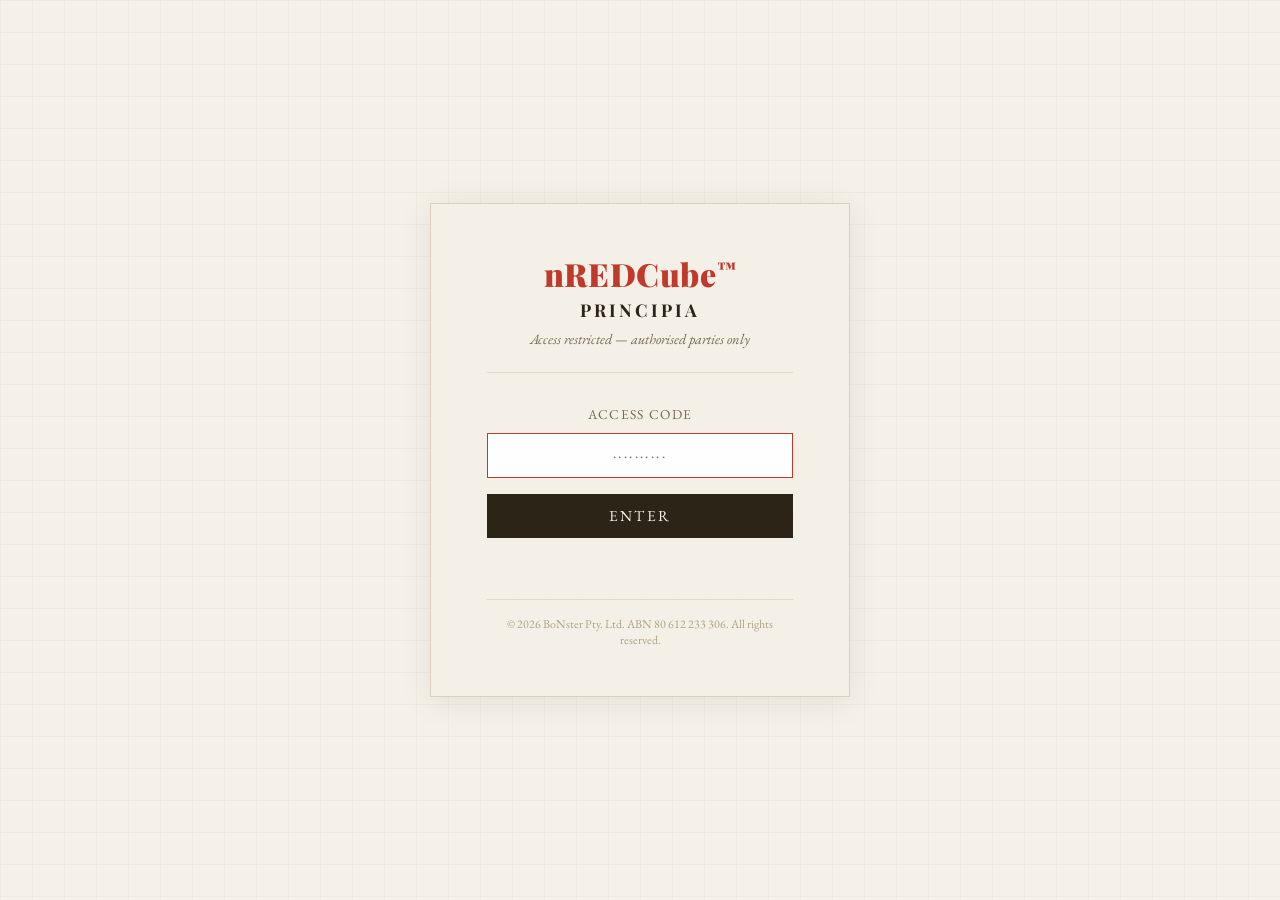
<file: principia/index.html>
<!DOCTYPE html>
<html lang="en">
<head>
    <meta charset="UTF-8">
    <meta name="viewport" content="width=device-width, initial-scale=1.0">
    <title>nREDCube™ — Access Required</title>
    <link rel="preconnect" href="https://fonts.googleapis.com">
    <link rel="preconnect" href="https://fonts.gstatic.com" crossorigin>
    <link href="https://fonts.googleapis.com/css2?family=EB+Garamond:ital,wght@0,400;0,600;1,400&family=Playfair+Display:wght@700;900&display=swap" rel="stylesheet">
    <style>
        *, *::before, *::after { box-sizing: border-box; margin: 0; padding: 0; }

        body {
            background-color: #f5f0e8;
            background-image:
                linear-gradient(rgba(180,160,120,0.08) 1px, transparent 1px),
                linear-gradient(90deg, rgba(180,160,120,0.08) 1px, transparent 1px);
            background-size: 32px 32px;
            min-height: 100vh;
            display: flex;
            align-items: center;
            justify-content: center;
            font-family: 'EB Garamond', Georgia, serif;
            color: #2c2417;
        }

        .gate {
            background: rgba(245, 240, 232, 0.92);
            border: 1px solid rgba(180,160,120,0.4);
            padding: 3rem 3.5rem;
            max-width: 420px;
            width: 90%;
            text-align: center;
            box-shadow: 0 4px 32px rgba(44,36,23,0.08);
        }

        .brand {
            font-family: 'Playfair Display', Georgia, serif;
            font-size: 2rem;
            font-weight: 900;
            color: #c0392b;
            letter-spacing: 0.02em;
            margin-bottom: 0.2rem;
        }

        .brand sup {
            font-size: 0.55em;
            vertical-align: super;
        }

        h1 {
            font-family: 'Playfair Display', Georgia, serif;
            font-size: 1.1rem;
            font-weight: 700;
            letter-spacing: 0.18em;
            text-transform: uppercase;
            color: #2c2417;
            margin-bottom: 0.5rem;
        }

        .subtitle {
            font-size: 0.9rem;
            color: #7a6a50;
            font-style: italic;
            margin-bottom: 2rem;
            border-bottom: 1px solid rgba(180,160,120,0.3);
            padding-bottom: 1.5rem;
        }

        label {
            display: block;
            font-size: 0.85rem;
            letter-spacing: 0.1em;
            text-transform: uppercase;
            color: #7a6a50;
            margin-bottom: 0.6rem;
        }

        input[type="password"] {
            width: 100%;
            padding: 0.7rem 1rem;
            font-family: 'EB Garamond', Georgia, serif;
            font-size: 1rem;
            background: rgba(255,255,255,0.7);
            border: 1px solid rgba(180,160,120,0.5);
            color: #2c2417;
            text-align: center;
            letter-spacing: 0.15em;
            outline: none;
            margin-bottom: 1rem;
        }

        input[type="password"]:focus {
            border-color: #c0392b;
            background: rgba(255,255,255,0.95);
        }

        button {
            width: 100%;
            padding: 0.75rem;
            background: #2c2417;
            color: #f5f0e8;
            font-family: 'EB Garamond', Georgia, serif;
            font-size: 0.95rem;
            letter-spacing: 0.15em;
            text-transform: uppercase;
            border: none;
            cursor: pointer;
            transition: background 0.2s;
        }

        button:hover {
            background: #c0392b;
        }

        .error {
            color: #c0392b;
            font-size: 0.85rem;
            margin-top: 0.75rem;
            font-style: italic;
            min-height: 1.2em;
        }

        .footer-note {
            margin-top: 2rem;
            font-size: 0.75rem;
            color: #b0a080;
            border-top: 1px solid rgba(180,160,120,0.3);
            padding-top: 1rem;
        }
    </style>
</head>
<body>

    <div class="gate">
        <p class="brand">nREDCube<sup>™</sup></p>
        <h1>PRINCIPIA</h1>
        <p class="subtitle">Access restricted — authorised parties only</p>

        <label for="pw">Access code</label>
        <input type="password" id="pw" autocomplete="off" autofocus placeholder="··········">
        <button onclick="checkPassword()">Enter</button>
        <p class="error" id="error-msg"></p>

        <p class="footer-note">© <script>document.write(new Date().getFullYear())</script> BoNster Pty. Ltd. ABN 80 612 233 306. All rights reserved.</p>
    </div>

    <script>
        function checkPassword() {
            var input = document.getElementById('pw').value;
            if (input === 'Domasa477') {
                sessionStorage.setItem('nrc_access', '1');
                window.location.href = '/principia/document.html';
            } else {
                document.getElementById('error-msg').textContent = 'Incorrect access code.';
                document.getElementById('pw').value = '';
                document.getElementById('pw').focus();
            }
        }

        document.getElementById('pw').addEventListener('keydown', function(e) {
            if (e.key === 'Enter') checkPassword();
        });

        // If already authenticated this session, go straight through
        if (sessionStorage.getItem('nrc_access') === '1') {
            window.location.href = '/principia/document.html';
        }
    </script>

</body>
</html>
</file>
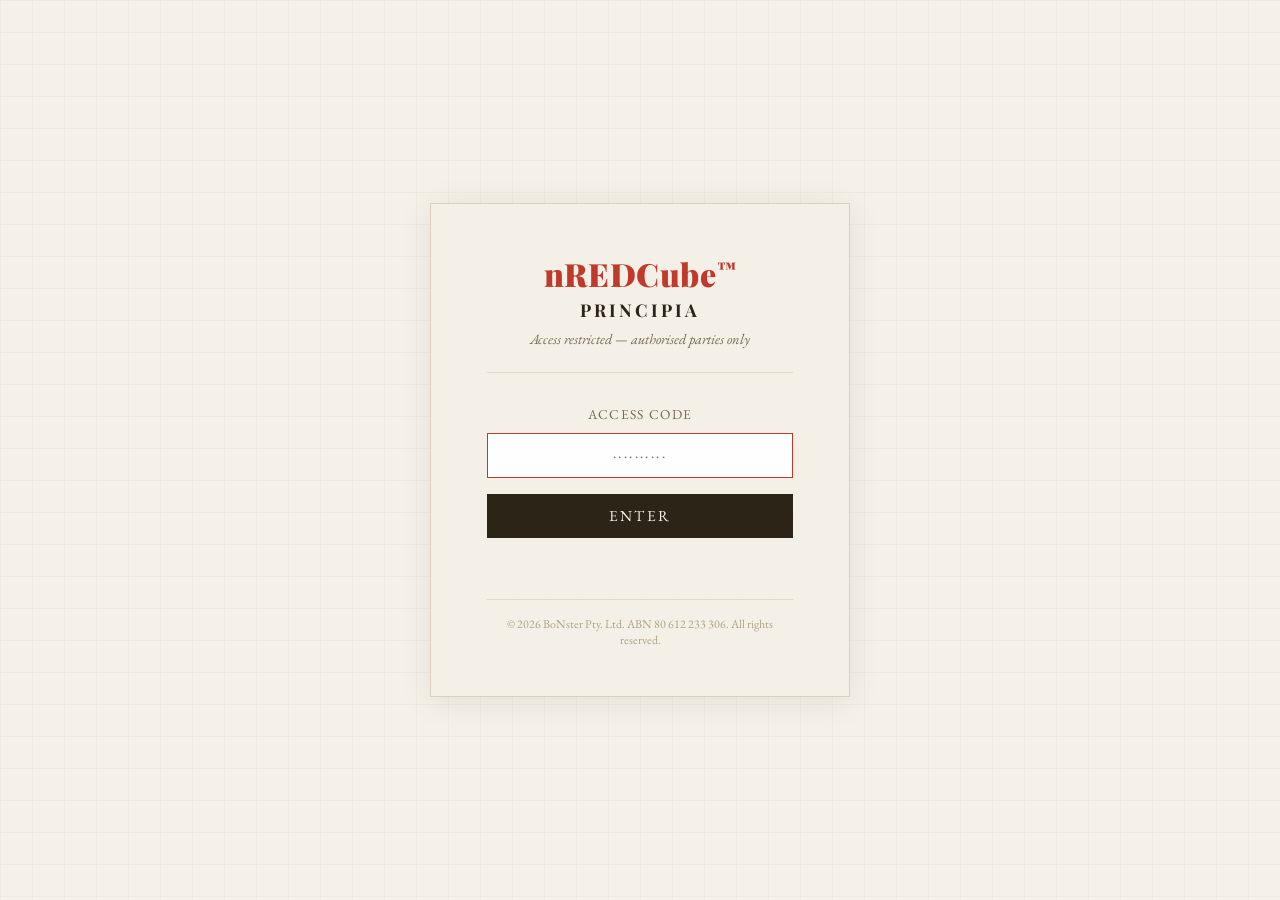
<file: principia/document.html>
<!DOCTYPE html>
<html lang="en">
<head>
    <meta charset="UTF-8">
    <meta name="viewport" content="width=device-width, initial-scale=1.0">
    <script>if(sessionStorage.getItem('nrc_access')!=='1'){window.location.replace('/principia/')}</script>
    <title>nREDCube™ PRINCIPIA — Universal Principles of Status Change Management</title>
    <link rel="preconnect" href="https://fonts.googleapis.com">
    <link rel="preconnect" href="https://fonts.gstatic.com" crossorigin>
    <link href="https://fonts.googleapis.com/css2?family=ADLaM+Display&family=EB+Garamond:ital,wght@0,400;0,600;0,700;1,400&family=Playfair+Display:wght@700;900&display=swap" rel="stylesheet">
    <link rel="stylesheet" href="../style.css">
</head>
<body>

    <div class="page-container">

        <div id="google_translate_element" style="display:none"></div>

        <div class="paper">

        <div class="lang-bar">
            <button onclick="translateTo('de')" title="Deutsch">DE</button>
            <button onclick="translateTo('sk')" title="Slovenčina">SK</button>
            <button onclick="translateTo('cs')" title="Čeština">CZ</button>
            <button onclick="translateTo('fr')" title="Français">FR</button>
            <button onclick="translateTo('es')" title="Español">ES</button>
            <button onclick="translateTo('it')" title="Italiano">IT</button>
            <button onclick="translateTo('ja')" title="日本語">JP</button>
            <button onclick="translateTo('zh-CN')" title="中文">CN</button>
            <button onclick="translateTo('ru')" title="Русский">RU</button>
            <button onclick="translateTo('en')" title="English">GB</button>
        </div>

        <div class="paper-top">
            <p class="copyright-top" id="copyright-top"></p>
        </div>

        <header>
            <p class="brand">nREDCube<sup class="brand-tm">™</sup></p>
            <h1>PRINCIPIA</h1>
            <h2>Universal Principles of Status Change Management &ndash; <span class="upscm">UPSCM<sup>™</sup></span></h2>
            <p class="author">Peter Cziel</p>
        </header>

        <main>
            <ul class="principles">
                <li>Status change is universal and governed by physics</li>
                <li><strong>nREDCube<sup>™</sup> PRINCIPIA</strong> is continuously human-friendly thanks to slicing time into district cubes &ndash; district time space</li>
                <li>The status today in 3D Space at time t<sub>1</sub> is always the result of the status yesterday in 3D Space at time t<sub>0</sub> via application of energy through resistance-constraints-leakage (RCL).
                    <p class="formula">S<sub>A&rarr;B</sub> = &Delta;(E&middot;t) / &Delta;&Omega;</p>
                </li>
                <li>Decisiveness over Subjectivity</li>
                <li>First Principles over Assumptions</li>
                <li>Always challenge time constraints (the only reason why a change of status cannot happen instantly is resistance and constraints &mdash; remove them or reduce them).</li>
                <li>Analog status changes of the universe are turned into digital status cubes (weekly default setting)</li>
                <li>Completion of the status of the district cubes is non-negotiable (either done or not done, either 0% or 100%, nothing between)</li>
            </ul>
        </main>

        <section class="diagrams">
            <img src="../nRedCubeTM Main picture.png" alt="nREDCube™ Principles Diagrams — Universal Principles, Physics, and District Cubes of Status Management">
        </section>

        <footer>
            <p id="footer-copy"></p>
        </footer>

        </div><!-- end .paper -->

    </div>

    <script>
        document.getElementById('copyright-top').innerHTML =
            '&copy; ' + new Date().getFullYear() +
            ' BoNster Pty. Ltd. ABN 80 612 233 306. All rights reserved.';

        document.getElementById('footer-copy').innerHTML =
            '&copy; ' + new Date().getFullYear() +
            ' BoNster Pty. Ltd. ABN 80 612 233 306. All rights reserved. nREDCube&trade;, UPSM&trade; and all related names, logos, product and service names, designs, and slogans are trademarks of BoNster Pty. Ltd. Unauthorized use is strictly prohibited.';

        function googleTranslateElementInit() {
            new google.translate.TranslateElement({
                pageLanguage: 'en',
                includedLanguages: 'de,sk,cs,fr,es,it,ja,zh-CN,ru',
                autoDisplay: false
            }, 'google_translate_element');
        }

        function translateTo(lang) {
            var select = document.querySelector('.goog-te-combo');
            if (select) {
                select.value = lang;
                select.dispatchEvent(new Event('change'));
            }
        }
    </script>
    <script src="//translate.google.com/translate_a/element.js?cb=googleTranslateElementInit"></script>

</body>
</html>
</file>
<file: home.css>
/* ══════════════════════════════════════════════════════════════
   nREDCube — public homepage
   Deliberately a single, non-scrolling screen on desktop.
   Independent of style.css, which belongs to the PRINCIPIA.
   ══════════════════════════════════════════════════════════════ */

*, *::before, *::after { box-sizing: border-box; margin: 0; padding: 0; }

:root {
    --red:       #c41230;
    --red-dark:  #a30f28;
    --ink:       #1e2530;
    --ink-2:     #2b3441;
    --body:      #454f5d;
    --muted:     #6a7381;
    --muted-2:   #8b939e;
    --line:      #e2e5e9;
    --line-soft: #edeff2;
    --bg-soft:   #f6f7f8;
}

html, body { height: 100%; }

body {
    background: #fff;
    color: var(--body);
    font-family: 'Inter', -apple-system, BlinkMacSystemFont, 'Segoe UI', Roboto,
                 Helvetica, Arial, sans-serif;
    -webkit-font-smoothing: antialiased;
    text-rendering: optimizeLegibility;
}

a { color: inherit; }

sup.tm {
    font-size: .65em;
    font-weight: 600;
    vertical-align: super;
    line-height: 0;
    margin-left: .06em;
}

.svg-tm { font-size: .69em; font-weight: 600; }

/* ── One-screen scaffold ─────────────────────────────────────── */
.screen {
    display: grid;
    grid-template-rows: auto minmax(0, 1fr);
    height: 100vh;
    height: 100dvh;
}

main {
    display: grid;
    grid-template-rows:
        minmax(0, 2.35fr)   /* hero      */
        minmax(0, 0.72fr)   /* question  */
        minmax(0, 1.32fr)   /* 3 steps   */
        minmax(0, 1.32fr)   /* systems   */
        minmax(0, 1.24fr);  /* cta       */
    min-height: 0;
}

.band {
    position: relative;
    display: flex;
    align-items: center;
    min-height: 0;
}

.band + .band { border-top: 1px solid var(--line); }
.band-hero    { background: var(--bg-soft); }

.inner {
    width: 100%;
    padding-inline: clamp(20px, 4.4vw, 76px);
}

.band > .inner { padding-block: clamp(6px, 1.3vh, 18px); }

/* ── Header ──────────────────────────────────────────────────── */
.site-header { background: #fff; border-bottom: 1px solid var(--line); }

.header-inner {
    display: flex;
    align-items: center;
    justify-content: space-between;
    gap: 20px;
    padding-block: clamp(7px, 1.35vh, 15px);
}

.logo { display: inline-flex; align-items: center; gap: .5em; text-decoration: none; }
.logo-mark { width: clamp(20px, 2.9vh, 30px); height: auto; display: block; }

.logo-text {
    font-size: clamp(15px, 2.25vh, 22px);
    font-weight: 700;
    letter-spacing: -.01em;
    color: var(--ink);
}

.logo-accent { color: var(--red); }

.site-nav { display: flex; align-items: center; gap: clamp(12px, 1.9vw, 34px); }

.nav-link {
    padding: 0;
    background: none;
    border: 0;
    font-family: inherit;
    font-size: clamp(10.5px, 1.45vh, 14px);
    font-weight: 500;
    color: var(--ink-2);
    text-decoration: none;
    cursor: pointer;
    transition: color .15s;
}

[hidden] { display: none !important; }

.nav-link:hover { color: var(--red); }
.site-nav .btn { margin-left: clamp(2px, .6vw, 10px); }

/* ── Buttons ─────────────────────────────────────────────────── */
.btn {
    display: inline-flex;
    align-items: center;
    gap: .55em;
    font-family: inherit;
    font-size: clamp(10.5px, 1.5vh, 14px);
    font-weight: 600;
    line-height: 1;
    white-space: nowrap;
    text-decoration: none;
    cursor: pointer;
    border: 1.5px solid transparent;
    border-radius: 2px;
    padding: clamp(7px, 1.15vh, 13px) clamp(12px, 1.5vw, 22px);
    transition: background-color .15s, color .15s, border-color .15s;
}

.btn-primary { background: var(--red); color: #fff; }
.btn-primary:hover { background: var(--red-dark); }

.btn-outline { background: #fff; color: var(--red); border-color: var(--red); }
.btn-outline:hover { background: var(--red); color: #fff; }

.btn-ghost { background: #fff; color: var(--ink); border-color: var(--line); }
.btn-ghost:hover { border-color: var(--ink-2); }

.btn-lg {
    font-size: clamp(11px, 1.65vh, 15px);
    padding: clamp(8px, 1.35vh, 15px) clamp(14px, 1.8vw, 26px);
}

.btn-icon { width: 1.1em; height: 1.1em; flex: 0 0 auto; color: var(--red); }
.btn-arrow { font-size: 1.05em; line-height: 0; }

/* ── Shared type ─────────────────────────────────────────────── */
.eyebrow {
    font-size: clamp(8.5px, 1.15vh, 11px);
    font-weight: 600;
    letter-spacing: .2em;
    text-transform: uppercase;
    color: var(--muted-2);
}

.eyebrow-rule::before {
    content: "";
    display: inline-block;
    width: clamp(16px, 2vw, 28px);
    height: 2px;
    margin-right: .8em;
    vertical-align: middle;
    background: var(--red);
}

.band-title {
    font-size: clamp(15px, 2.75vh, 28px);
    font-weight: 700;
    line-height: 1.12;
    letter-spacing: -.015em;
    color: var(--ink);
}

/* Marginalia running down the right edge of the page */
.margin-note {
    font-size: clamp(8px, 1.08vh, 10.5px);
    font-weight: 500;
    line-height: 1.55;
    letter-spacing: .14em;
    text-transform: uppercase;
    color: var(--muted-2);
}

.note-end { align-self: flex-end; }

/* ── Hero ────────────────────────────────────────────────────── */
.hero-grid {
    display: grid;
    grid-template-columns: minmax(0, 1fr) minmax(0, 1.12fr);
    gap: clamp(20px, 3vw, 56px);
    align-items: center;
}

.hero-copy { min-width: 0; }

.hero-copy h1 {
    font-size: clamp(24px, 4.45vh, 45px);
    font-weight: 800;
    line-height: 1.04;
    letter-spacing: -.022em;
    color: var(--ink);
    margin-top: clamp(6px, 1.1vh, 14px);
}

.lede {
    font-size: clamp(11px, 1.7vh, 16.5px);
    line-height: 1.5;
    color: #3d4653;
    max-width: 34em;
    margin-top: clamp(8px, 1.4vh, 18px);
}

.lede strong { font-weight: 700; color: var(--ink); }

.hero-actions {
    display: flex;
    flex-wrap: wrap;
    gap: clamp(8px, 1vw, 14px);
    margin-top: clamp(10px, 1.8vh, 24px);
}

.hero-visual {
    display: flex;
    flex-direction: column;
    gap: clamp(4px, .8vh, 10px);
    min-width: 0;
    min-height: 0;
}

.flow { width: 100%; height: auto; max-height: 25vh; display: block; }

/* Hero diagram internals */
.svg-cap {
    font-size: 11px;
    font-weight: 700;
    letter-spacing: .14em;
    fill: var(--ink-2);
    text-anchor: middle;
}

.svg-label {
    font-size: 10.5px;
    font-weight: 500;
    fill: #4c5562;
    text-anchor: middle;
}

.barriers > g > g {
    fill: none;
    stroke: #5d6673;
    stroke-width: 1.6;
    stroke-linecap: round;
    stroke-linejoin: round;
}

/* ── Band: you probably don't need another system ────────────── */
.question-grid {
    display: grid;
    grid-template-columns: minmax(0, 1.25fr) minmax(0, 1.42fr) clamp(88px, 8.4vw, 140px);
    gap: clamp(16px, 2.6vw, 48px);
    align-items: center;
}

.band-question .band-title { font-size: clamp(15px, 2.8vh, 28px); }

.question-copy {
    font-size: clamp(10.5px, 1.6vh, 15px);
    line-height: 1.5;
    color: #4c5562;
}

/* ── Band: three steps ───────────────────────────────────────── */
.band-reality .band-title { margin-bottom: clamp(7px, 1.3vh, 16px); }

.cards {
    display: grid;
    grid-template-columns: repeat(3, minmax(0, 1fr));
    gap: clamp(10px, 1.4vw, 22px);
    list-style: none;
}

.card {
    display: flex;
    align-items: center;
    gap: clamp(8px, 1vw, 16px);
    min-width: 0;
    background: #fff;
    border: 1px solid var(--line);
    border-radius: 3px;
    padding: clamp(8px, 1.5vh, 16px) clamp(10px, 1.2vw, 20px);
}

.card-num {
    flex: 0 0 auto;
    display: grid;
    place-items: center;
    width: clamp(24px, 3.4vh, 34px);
    aspect-ratio: 1;
    border: 1.5px solid var(--red);
    border-radius: 50%;
    color: var(--red);
    font-size: clamp(12px, 1.9vh, 17px);
    font-weight: 700;
}

.card-body { flex: 1; min-width: 0; }

.card-body h3 {
    font-size: clamp(11px, 1.6vh, 15px);
    font-weight: 600;
    line-height: 1.25;
    color: var(--ink);
}

.card-body p {
    font-size: clamp(9.5px, 1.35vh, 12.5px);
    line-height: 1.35;
    color: var(--muted);
    margin-top: .28em;
}

.card-icon {
    flex: 0 0 auto;
    width: clamp(16px, 2.4vh, 24px);
    height: auto;
    fill: none;
    stroke: #9aa1ab;
    stroke-width: 1.5;
    stroke-linecap: round;
    stroke-linejoin: round;
}

/* ── Band: existing systems ──────────────────────────────────── */
.systems-grid {
    display: grid;
    grid-template-columns: minmax(0, 1.12fr) minmax(0, 2.45fr) clamp(88px, 8.4vw, 140px);
    gap: clamp(16px, 2.4vw, 44px);
    align-items: center;
}

.systems-copy p {
    font-size: clamp(10px, 1.45vh, 13.5px);
    line-height: 1.5;
    color: var(--muted);
    margin-top: clamp(5px, .9vh, 12px);
}

.systems-visual { min-width: 0; }
.systems-map { width: 100%; height: auto; max-height: 16vh; display: block; }

.sys-box > rect { fill: #fff; stroke: #dcdee1; stroke-width: 1; }

.svg-sys {
    font-size: 12.5px;
    font-weight: 600;
    fill: var(--ink-2);
    text-anchor: middle;
}

.svg-sys-sm { font-size: 10.5px; }

.sys-ico {
    fill: none;
    stroke: #7a828d;
    stroke-width: 1.5;
    stroke-linecap: round;
    stroke-linejoin: round;
}

.sys-ico-bars { stroke-width: 1.9; }

.wires { fill: none; stroke: #c9ced5; stroke-width: 1.4; }

.svg-status {
    font-size: 12px;
    font-weight: 700;
    letter-spacing: .1em;
    fill: var(--ink-2);
    text-anchor: middle;
}

.svg-brand { font-size: 18px; font-weight: 700; fill: #fff; }

/* ── Band: call to action ────────────────────────────────────── */
.band-cta {
    flex-direction: column;
    align-items: stretch;
    justify-content: center;
    overflow: hidden;
}

.cta-landscape {
    position: absolute;
    inset: 0;
    width: 100%;
    height: 100%;
    z-index: 0;
    pointer-events: none;
}

.band-cta > .inner { position: relative; z-index: 1; }

.cta-grid {
    flex: 1 1 auto;
    display: grid;
    grid-template-columns: minmax(0, 1.5fr) auto clamp(88px, 8.4vw, 140px);
    gap: clamp(16px, 2.6vw, 48px);
    align-items: center;
    align-content: center;
}

.cta-copy h2 {
    font-size: clamp(18px, 3.4vh, 34px);
    font-weight: 800;
    line-height: 1.08;
    letter-spacing: -.022em;
    color: var(--ink);
    margin-top: clamp(5px, .9vh, 12px);
}

.cta-line {
    font-size: clamp(10.5px, 1.55vh, 14.5px);
    line-height: 1.45;
    color: var(--muted);
    margin-top: clamp(4px, .7vh, 10px);
}

.cta-action { justify-self: center; }

/* ── Foot line ───────────────────────────────────────────────── */
.site-foot {
    flex: 0 0 auto;
    display: flex;
    align-items: baseline;
    justify-content: space-between;
    gap: clamp(14px, 3vw, 48px);
    border-top: 1px solid var(--line-soft);
    padding-block: clamp(5px, .85vh, 11px);
}

.brand-line { font-size: clamp(9px, 1.2vh, 12px); color: var(--muted); }
.brand-line strong { color: var(--ink); font-weight: 600; }

.copyright {
    font-size: clamp(8px, 1.05vh, 10.5px);
    color: var(--muted-2);
    text-align: right;
}

/* ── Accessibility ───────────────────────────────────────────── */
.skip-link {
    position: absolute;
    left: -9999px;
    top: 0;
    z-index: 20;
    background: var(--red);
    color: #fff;
    padding: 10px 16px;
    font-size: 13px;
    text-decoration: none;
}

.skip-link:focus { left: 8px; top: 8px; }

:focus-visible { outline: 2px solid var(--red); outline-offset: 3px; border-radius: 2px; }
[tabindex="-1"]:focus { outline: none; }

/* ══ How it works — looping popup ═══════════════════════════════ */
.hiw-overlay {
    position: fixed;
    inset: 0;
    z-index: 50;
    display: none;
    align-items: center;
    justify-content: center;
    padding: clamp(8px, 2vh, 30px);
    background: rgba(20, 26, 38, .55);
}

.hiw-overlay.is-open { display: flex; }
body.hiw-lock { overflow: hidden; }

.hiw-panel {
    display: grid;
    grid-template-rows: auto minmax(0, 1fr) auto;
    width: min(1580px, 96vw);
    aspect-ratio: 16 / 9;
    max-height: 94vh;
    overflow: hidden;
    background: #f7f8f9;
    border-radius: 4px;
    box-shadow: 0 30px 80px rgba(0, 0, 0, .35);
}

/* ── popup header ── */
.hiw-head {
    display: flex;
    align-items: center;
    justify-content: space-between;
    gap: 16px;
    background: #fff;
    border-bottom: 1px solid var(--line);
    padding: clamp(8px, 1.5vh, 18px) clamp(14px, 2vw, 34px);
}

.hiw-home {
    display: inline-flex;
    align-items: center;
    gap: .5em;
    padding: 0;
    background: none;
    border: 0;
    font: inherit;
    cursor: pointer;
}

.hiw-home .logo-mark { width: clamp(20px, 3vh, 32px); }
.hiw-home .logo-text { font-size: clamp(15px, 2.4vh, 24px); font-weight: 700; color: var(--ink); }

.hiw-tools { display: flex; align-items: center; gap: clamp(10px, 1.4vw, 20px); }

.hiw-count {
    font-size: clamp(9px, 1.35vh, 14px);
    font-weight: 700;
    letter-spacing: .16em;
    text-transform: uppercase;
    color: var(--muted);
}

.hiw-btn {
    display: grid;
    place-items: center;
    width: clamp(26px, 3.6vh, 36px);
    aspect-ratio: 1;
    padding: 0;
    background: #fff;
    border: 1px solid var(--line);
    border-radius: 50%;
    color: var(--ink-2);
    cursor: pointer;
    transition: border-color .15s, color .15s;
}

.hiw-btn:hover { border-color: var(--red); color: var(--red); }
.hiw-btn svg { width: 42%; height: 42%; fill: currentColor; }
[data-state="playing"] .ic-play  { display: none; }
[data-state="paused"]  .ic-pause { display: none; }

/* ── popup body ── */
.hiw-body {
    display: grid;
    grid-template-columns: minmax(0, 1fr) minmax(0, 1.5fr);
    min-height: 0;
}

.hiw-left {
    display: flex;
    flex-direction: column;
    justify-content: center;
    min-width: 0;
    padding: clamp(10px, 2vh, 30px) clamp(16px, 2.6vw, 48px);
}

.hiw-stage { display: none; }
.hiw-stage.is-on { display: block; animation: hiwIn .55s ease-out; }

@keyframes hiwIn {
    from { opacity: 0; transform: translateY(10px); }
    to   { opacity: 1; transform: none; }
}

.hiw-face {
    display: block;
    width: clamp(70px, 17vh, 170px);
    height: auto;
    margin-bottom: clamp(12px, 2.8vh, 40px);
    fill: none;
    stroke: #141c2b;
    stroke-width: 8;
    stroke-linecap: round;
    stroke-linejoin: round;
}

.hiw-stage-label {
    font-size: clamp(9px, 1.5vh, 16px);
    font-weight: 700;
    letter-spacing: .16em;
    text-transform: uppercase;
    color: var(--red);
    margin-bottom: clamp(6px, 1.1vh, 14px);
}

.hiw-stage h2 {
    font-size: clamp(18px, 3.9vh, 40px);
    font-weight: 800;
    line-height: 1.1;
    letter-spacing: -.022em;
    color: var(--ink);
}

.hiw-copy {
    font-size: clamp(11px, 1.85vh, 19px);
    line-height: 1.5;
    color: var(--muted);
    margin-top: clamp(8px, 1.6vh, 20px);
}

.hiw-right {
    display: flex;
    flex-direction: column;
    justify-content: center;
    gap: clamp(8px, 1.8vh, 24px);
    min-width: 0;
    min-height: 0;
    border-left: 1px solid var(--line);
    padding: clamp(10px, 2vh, 30px) clamp(16px, 2.2vw, 40px);
}

.hiw-flow { display: block; width: 100%; height: auto; max-height: 46vh; }

.hiw-status {
    font-size: 26px;
    font-weight: 700;
    letter-spacing: .1em;
    fill: var(--ink-2);
    text-anchor: middle;
}

/* barrier states are driven entirely by the panel's data-stage */
.hiw-barrier {
    --top:    #dfe4ea;
    --front:  #c9cfd7;
    --side:   #aeb6c0;
    --label:  #2b3441;
    --slab-o: 1;
    --pill-o: 0;
}

.slab-top   { fill: var(--top);   transition: fill .6s; }
.slab-front { fill: var(--front); transition: fill .6s; }
.slab-side  { fill: var(--side);  transition: fill .6s; }
.hiw-slab   { opacity: var(--slab-o); transition: opacity .6s; }
.hiw-pill   { opacity: var(--pill-o); transition: opacity .6s; fill: #e4e7ec; }

.hiw-blabel {
    font-size: 24px;
    font-weight: 600;
    text-anchor: middle;
    fill: var(--label);
    transition: fill .6s;
}

.hiw-panel[data-stage="2"] .hiw-b1,
.hiw-panel[data-stage="2"] .hiw-b2,
.hiw-panel[data-stage="2"] .hiw-b3 {
    --top: #e9808f; --front: #cf1731; --side: #a01326; --label: #c41230;
}

.hiw-panel[data-stage="3"] .hiw-b1,
.hiw-panel[data-stage="3"] .hiw-b2,
.hiw-panel[data-stage="3"] .hiw-b3 { --slab-o: 0; --pill-o: 1; --label: #c3c9d1; }

.hiw-panel[data-stage="4"] .hiw-barrier { --slab-o: 0; --pill-o: 1; --label: #c3c9d1; }

.hiw-progress {
    fill: none;
    stroke: var(--red);
    stroke-width: 5;
    stroke-dasharray: 100;
    stroke-dashoffset: 91;
    transition: stroke-dashoffset .9s cubic-bezier(.4, 0, .2, 1);
}

.hiw-panel[data-stage="2"] .hiw-progress { stroke-dashoffset: 84; }
.hiw-panel[data-stage="3"] .hiw-progress { stroke-dashoffset: 27; }
.hiw-panel[data-stage="4"] .hiw-progress { stroke-dashoffset: 0; }

.hiw-cube {
    transform: translate(100px, 158px);
    transition: transform .9s cubic-bezier(.4, 0, .2, 1);
}

.hiw-panel[data-stage="2"] .hiw-cube { transform: translate(205px, 158px); }
.hiw-panel[data-stage="3"] .hiw-cube { transform: translate(722px, 158px); }
.hiw-panel[data-stage="4"] .hiw-cube { transform: translate(1035px, 158px); }

.hiw-cube-arrow { transition: opacity .4s; }
.hiw-panel[data-stage="4"] .hiw-cube-arrow { opacity: 0; }

/* Kept in flow on every stage so the controls below never shift position. */
.hiw-notes { display: flex; gap: clamp(8px, 1.2vw, 20px); visibility: hidden; }
.hiw-panel[data-stage="3"] .hiw-notes { visibility: visible; animation: hiwIn .55s ease-out; }

.hiw-note {
    background: #fff;
    border: 1px solid var(--line);
    border-radius: 4px;
    padding: clamp(6px, 1.2vh, 14px) clamp(10px, 1.4vw, 20px);
}

.hiw-note-red { background: #fdf2f4; border-color: #f3c7ce; }
.hiw-note b { display: block; font-size: clamp(10px, 1.5vh, 15px); color: var(--ink); }
.hiw-note-red b { color: var(--red); }
.hiw-note span { font-size: clamp(9px, 1.35vh, 13.5px); color: var(--muted); }

.hiw-nav {
    display: flex;
    align-items: center;
    justify-content: center;
    gap: clamp(8px, 1vw, 16px);
    margin-top: clamp(18px, 4.6vh, 58px);
}

.hiw-navbtn {
    display: inline-flex;
    align-items: center;
    gap: .5em;
    padding: clamp(5px, .9vh, 10px) clamp(11px, 1.3vw, 22px);
    background: #fff;
    border: 1px solid var(--line);
    border-radius: 2px;
    font-family: inherit;
    font-size: clamp(9.5px, 1.35vh, 14px);
    font-weight: 600;
    color: var(--muted);
    cursor: pointer;
    transition: color .15s, border-color .15s;
}

.hiw-navbtn:hover { color: var(--red); border-color: var(--red); }


/* ── popup footer ── */
.hiw-foot {
    display: grid;
    grid-template-columns: auto minmax(0, 1fr) auto;
    align-items: center;
    gap: clamp(12px, 2vw, 32px);
    border-top: 1px solid var(--line);
    padding: clamp(8px, 1.6vh, 20px) clamp(14px, 2.4vw, 44px);
}

.hiw-steps { display: flex; list-style: none; }

.hiw-steps li {
    position: relative;
    display: flex;
    justify-content: center;
    width: clamp(56px, 7vw, 108px);
}

.hiw-steps li + li::before {
    content: "";
    position: absolute;
    top: clamp(5px, .85vh, 10px);
    right: 50%;
    width: 100%;
    height: 3px;
    background: var(--line);
    transition: background-color .5s;
}

.hiw-steps button {
    position: relative;
    z-index: 1;
    display: flex;
    flex-direction: column;
    align-items: center;
    gap: clamp(4px, .8vh, 10px);
    padding: 0;
    background: none;
    border: 0;
    font: inherit;
    cursor: pointer;
}

.hiw-dot {
    box-sizing: border-box;
    width: clamp(12px, 1.9vh, 22px);
    aspect-ratio: 1;
    border: 3px solid var(--line);
    border-radius: 50%;
    background: #fff;
    transition: background-color .4s, border-color .4s;
}

.hiw-steps .lbl {
    font-size: clamp(7.5px, 1.05vh, 11px);
    font-weight: 600;
    letter-spacing: .12em;
    text-transform: uppercase;
    color: var(--muted-2);
    transition: color .4s;
}

.hiw-panel[data-stage="1"] .hiw-steps li:nth-child(-n+1) .hiw-dot,
.hiw-panel[data-stage="2"] .hiw-steps li:nth-child(-n+2) .hiw-dot,
.hiw-panel[data-stage="3"] .hiw-steps li:nth-child(-n+3) .hiw-dot,
.hiw-panel[data-stage="4"] .hiw-steps li:nth-child(-n+4) .hiw-dot {
    background: var(--red);
    border-color: var(--red);
}

.hiw-panel[data-stage="2"] .hiw-steps li:nth-child(-n+2)::before,
.hiw-panel[data-stage="3"] .hiw-steps li:nth-child(-n+3)::before,
.hiw-panel[data-stage="4"] .hiw-steps li:nth-child(-n+4)::before { background: var(--red); }

.hiw-panel[data-stage="1"] .hiw-steps li:nth-child(1) .lbl,
.hiw-panel[data-stage="2"] .hiw-steps li:nth-child(2) .lbl,
.hiw-panel[data-stage="3"] .hiw-steps li:nth-child(3) .lbl,
.hiw-panel[data-stage="4"] .hiw-steps li:nth-child(4) .lbl { color: var(--ink); }

.hiw-tag {
    text-align: center;
    font-size: clamp(10px, 1.55vh, 16px);
    font-weight: 700;
    color: var(--ink);
    opacity: 0;
    transition: opacity .5s;
}

.hiw-panel[data-stage="4"] .hiw-tag { opacity: 1; }
.hiw-tag em { font-style: normal; color: var(--red); }

.hiw-sig {
    text-align: right;
    font-size: clamp(8.5px, 1.2vh, 13px);
    font-weight: 700;
    letter-spacing: .1em;
    color: var(--muted);
}

@media (max-width: 860px) {
    .hiw-panel { height: min(890px, 96vh); }
    .hiw-body { grid-template-columns: minmax(0, 1fr); grid-template-rows: auto minmax(0, 1fr); }
    .hiw-right { border-left: 0; border-top: 1px solid var(--line); }
    .hiw-left { padding-block: clamp(10px, 2vh, 20px); }
    .hiw-face { width: clamp(46px, 9vh, 80px); margin-bottom: clamp(8px, 1.4vh, 16px); }
    .hiw-foot { grid-template-columns: minmax(0, 1fr); gap: 10px; }
    .hiw-tag, .hiw-sig { text-align: left; }
    .hiw-notes { flex-wrap: wrap; }
}

/* ── Lock the desktop screen; let smaller viewports breathe ──── */
@media (min-width: 1001px) and (min-height: 621px) {
    body { overflow: hidden; }
}

@media (max-width: 1000px), (max-height: 620px) {
    html, body { height: auto; }

    .screen { display: block; height: auto; }
    main { display: block; }
    .band { display: block; }
    .band > .inner { padding-block: clamp(22px, 4.5vw, 44px); }

    .hero-grid,
    .question-grid,
    .systems-grid,
    .cta-grid {
        grid-template-columns: minmax(0, 1fr);
        gap: clamp(16px, 4vw, 30px);
    }

    .cards { grid-template-columns: minmax(0, 1fr); }

    .flow,
    .systems-map { max-height: none; }

    .note-end { align-self: flex-start; }
    .cta-action { justify-self: start; }

    .site-foot { flex-direction: column; align-items: flex-start; gap: 6px; }
    .copyright { text-align: left; }
}

@media (max-width: 640px) {
    .site-nav { gap: 14px; flex-wrap: wrap; justify-content: flex-end; }
    .header-inner { flex-wrap: wrap; gap: 12px; }
    .hero-copy h1 { font-size: clamp(27px, 8vw, 40px); }
    .lede { font-size: clamp(13px, 3.6vw, 16px); }
    .band-title,
    .band-question .band-title { font-size: clamp(19px, 5.4vw, 27px); }
    .cta-copy h2 { font-size: clamp(21px, 6.2vw, 31px); }
}

@media (prefers-reduced-motion: reduce) {
    *, *::before, *::after { animation: none !important; transition: none !important; }
}

/* ══ Simulation popup ═══════════════════════════════════════════ */
.sim-overlay {
    position: fixed;
    inset: 0;
    z-index: 50;
    display: none;
    align-items: center;
    justify-content: center;
    padding: clamp(8px, 2vh, 30px);
    background: rgba(20, 26, 38, .55);
}

.sim-overlay.is-open { display: flex; }
body.sim-lock { overflow: hidden; }

.sim-panel {
    display: grid;
    grid-template-rows: auto minmax(0, 1fr) auto;
    width: min(1580px, 96vw);
    height: min(94vh, 980px);
    overflow: hidden;
    background: #fff;
    border-radius: 4px;
    box-shadow: 0 30px 80px rgba(0, 0, 0, .35);
}

.sim-body {
    min-width: 0;
    min-height: 0;
    display: flex;
    align-items: center;
    justify-content: center;
    overflow: hidden;
    background: #fff;
}

.sim-stage-scroll {
    width: 100%;
    height: 100%;
    min-width: 0;
    min-height: 0;
    display: flex;
    align-items: center;
    justify-content: center;
    overflow: auto;
    scrollbar-width: thin;
    scrollbar-color: #d4dfe1 transparent;
}

.sim-stage {
    display: block;
    width: auto;
    height: min(100%, 775px);
    max-width: 100%;
    object-fit: contain;
    flex: 0 1 auto;
}

.sim-foot {
    display: flex;
    align-items: center;
    justify-content: space-between;
    gap: 20px;
    border-top: 1px solid var(--line);
    padding: clamp(9px, 1.5vh, 18px) clamp(14px, 2.4vw, 44px);
    background: #fff;
}

.sim-foot p {
    font-size: clamp(11px, 1.55vh, 15px);
    color: var(--muted);
}

.sim-foot strong { color: var(--ink); }

.sim-replay {
    flex: 0 0 auto;
    appearance: none;
    border: 1px solid var(--line);
    border-radius: 999px;
    background: #fff;
    color: var(--ink-2);
    font: 650 clamp(11px, 1.5vh, 14px)/1 'Inter', sans-serif;
    padding: 9px 18px 10px;
    cursor: pointer;
    transition: color .15s, border-color .15s, transform .15s;
}

.sim-replay:hover { color: var(--red); border-color: var(--red); transform: translateY(-1px); }
.sim-replay:active { transform: translateY(1px); }

@media (max-width: 760px) {
    .sim-panel { width: 98vw; height: 96vh; }
    .sim-body { align-items: flex-start; }
    .sim-stage-scroll { justify-content: flex-start; }
    .sim-stage { height: auto; width: 855px; max-width: none; min-width: 855px; }
    .sim-foot { align-items: flex-start; }
}

/* ══ PRINCIPIA popup ════════════════════════════════════════════ */
.prin-overlay {
    position: fixed;
    inset: 0;
    z-index: 50;
    display: none;
    align-items: center;
    justify-content: center;
    padding: clamp(8px, 2vh, 30px);
    background: rgba(20, 26, 38, .55);
}

.prin-overlay.is-open { display: flex; }
body.prin-lock { overflow: hidden; }

.prin-panel {
    display: grid;
    grid-template-rows: auto minmax(0, 1fr);
    width: min(1040px, 96vw);
    height: min(94vh, 1040px);
    overflow: hidden;
    background: #fff;
    border-radius: 4px;
    box-shadow: 0 30px 80px rgba(0, 0, 0, .35);
}

.prin-body { min-width: 0; min-height: 0; }

.prin-frame {
    display: block;
    width: 100%;
    height: 100%;
    border: 0;
}
</file>
<file: style.css>
/* ── Reset ── */
*, *::before, *::after {
    box-sizing: border-box;
    margin: 0;
    padding: 0;
}

/* ── Base ── */
html {
    font-size: 18px;
    scroll-behavior: smooth;
}

body {
    background-color: #f0f0f0;
    background-image: linear-gradient(rgba(255,255,255,0.86), rgba(255,255,255,0.86)), url('Background Image.png');
    background-repeat: no-repeat;
    background-position: center center;
    background-size: cover;
    background-attachment: fixed;
    color: #1a1a1a;
    font-family: 'EB Garamond', Garamond, 'Times New Roman', serif;
    line-height: 1.7;
    min-height: 100vh;
    position: relative;
}

/* ── Page Container — transparent frame ── */
.page-container {
    position: relative;
    z-index: 1;
    max-width: 880px;
    margin: 0 auto;
    padding-top: 0;
    min-height: 100vh;
}

/* ── Paper — cream content area below the glass header ── */
.paper {
    position: relative;
    background: rgba(251, 247, 238, 0.91);
    box-shadow: 0 0 60px rgba(0, 0, 0, 0.12);
    padding: 28px 64px 64px;
    min-height: 100vh;
}

/* Paper grain texture */
.paper::before {
    content: '';
    position: absolute;
    inset: 0;
    z-index: 0;
    pointer-events: none;
    background-image: url("data:image/svg+xml,%3Csvg xmlns='http://www.w3.org/2000/svg' width='220' height='220'%3E%3Cfilter id='n'%3E%3CfeTurbulence type='fractalNoise' baseFrequency='0.2' numOctaves='6' stitchTiles='stitch'/%3E%3CfeColorMatrix type='saturate' values='0'/%3E%3C/filter%3E%3Crect width='220' height='220' filter='url(%23n)' opacity='0.35'/%3E%3C/svg%3E");
    background-repeat: repeat;
    mix-blend-mode: multiply;
}

.paper > * {
    position: relative;
    z-index: 1;
}

/* ── Language Bar ── */
.lang-bar {
    display: flex;
    justify-content: center;
    flex-wrap: wrap;
    gap: 18px;
    padding: 10px 64px 12px;
    border-bottom: 1px solid rgba(125, 132, 143, 0.4);
    font-family: Arial, Helvetica, sans-serif;
    font-size: 0.85rem;
    font-weight: 700;
    letter-spacing: 0.08em;
}

.lang-bar button {
    background: none;
    border: none;
    cursor: pointer;
    padding: 0;
    color: #555;
    font-family: Arial, Helvetica, sans-serif;
    font-size: 0.85rem;
    font-weight: 600;
    letter-spacing: 0.08em;
    transition: color 0.15s, opacity 0.15s;
}

.lang-bar button:hover {
    color: #1a1a1a;
    text-decoration: underline;
}

/* Hide Google Translate banner */
.goog-te-banner-frame, #goog-gt-tt { display: none !important; }
body { top: 0 !important; }

/* ── Paper Top ── */
.paper-top {
    padding: 8px 64px 4px;
}

/* ── Copyright Line ── */
.copyright-top {
    font-size: 0.82rem;
    color: #555;
    text-align: center;
    margin: 0;
    letter-spacing: 0.03em;
}

/* ── Header — glass stripe ── */
header {
    text-align: center;
    padding: 10px 64px 16px;
    margin-bottom: 0;
    border-bottom: 1px solid rgba(180, 190, 205, 0.6);
    background: rgba(255, 255, 255, 0.15);
}

.brand {
    font-family: 'ADLaM Display', Georgia, serif;
    font-size: 1.55rem;
    font-weight: 700;
    color: #c41230;
    letter-spacing: 0.06em;
    margin-bottom: 6px;
}

.brand-tm {
    font-family: 'ADLaM Display', Georgia, serif;
    font-size: 1.0em;
    vertical-align: super;
    color: #c87820;
}

h1 {
    font-family: 'ADLaM Display', Georgia, serif;
    font-size: 3.0rem;
    font-weight: 900;
    color: #3d5a7a;
    letter-spacing: 0.04em;
    line-height: 1;
    margin-bottom: 22px;
}

h2 {
    font-family: 'Garamond', Georgia, serif;
    font-size: clamp(0.9rem, 3.9vw, 1.8rem);
    font-weight: 900;
    color: #3d5a7a;
    letter-spacing: 0.015em;
    line-height: 1.2;
    text-align: center;
    width: 100%;
}

/* ── Author ── */
.author {
    font-family: 'EB Garamond', Garamond, serif;
    font-size: 1.05rem;
    font-style: italic;
    color: #666;
    margin-top: 14px;
    letter-spacing: 0.04em;
}

/* ── Principles List ── */
.principles {
    list-style: disc;
    padding-left: 1.6em;
    margin-bottom: 60px;
}

.principles li {
    font-size: 1.3rem;
    line-height: 1.85;
    margin-bottom: 1em;
    text-align: justify;
    hyphens: auto;
}

.principles li:last-child {
    margin-bottom: 0;
}

.principles strong {
    color: #c41230;
    font-weight: 700;
}

.principles strong sup {
    font-size: 0.6em;
}

.upscm {
    font-size: 0.65em;
    color: #3d5a7a;
    opacity: 0.75;
    vertical-align: middle;
}

.upscm sup {
    font-size: 0.6em;
}

.formula {
    font-family: 'EB Garamond', Georgia, serif;
    font-size: 1.15em;
    font-style: italic;
    color: #c41230;
    margin-top: 0.5em;
    letter-spacing: 0.05em;
    text-align: center;
}

/* ── Diagrams ── */
.diagrams {
    margin-bottom: 52px;
}

.diagrams img {
    width: 100%;
    height: auto;
    display: block;
    border-radius: 3px;
}

/* ── Footer ── */
footer {
    border-top: 1px solid #dddbd6;
    padding-top: 22px;
    text-align: center;
}

footer p {
    font-size: 0.82rem;
    color: #555;
    letter-spacing: 0.02em;
}

/* ── Responsive ── */
@media (max-width: 720px) {
    .page-container {
        padding: 32px 28px 48px;
    }

    h1 {
        font-size: 3.8rem;
    }

    h2 {
        font-size: 1.1rem;
    }

    .principles li {
        font-size: 0.95rem;
    }
}

@media (max-width: 480px) {
    h1 {
        font-size: 2.8rem;
    }

    .brand {
        font-size: 1.2rem;
    }
}
</file>
